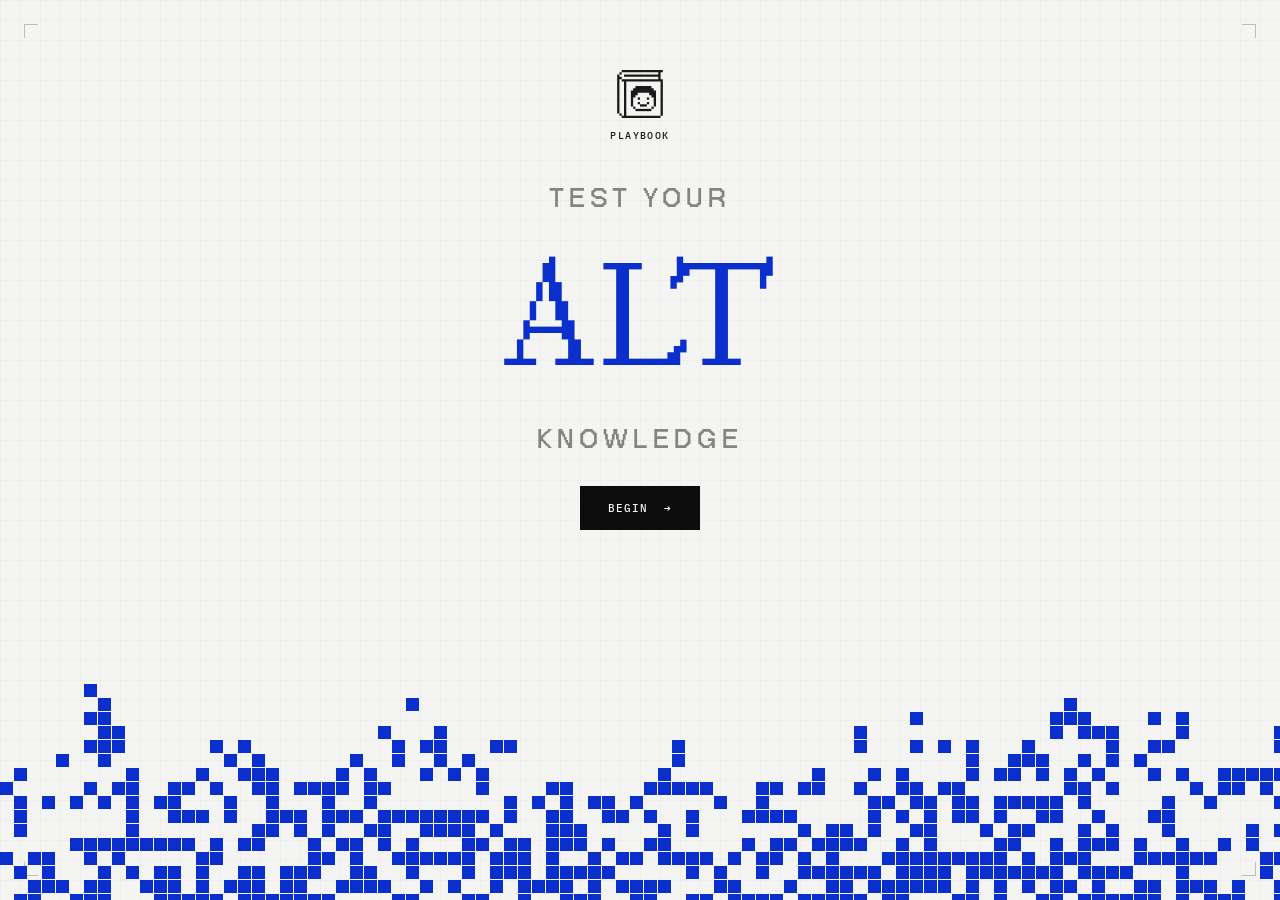
<file: index.html>
<!DOCTYPE html>
<html lang="en">
<head>
  <meta charset="UTF-8" />
  <meta name="viewport" content="width=device-width, initial-scale=1.0" />
  <title>ALT Playbook Quiz</title>
  <link href="https://fonts.googleapis.com/css2?family=Geist:wght@300;400;500;600;700&family=IBM+Plex+Mono:wght@400;500;600&display=swap" rel="stylesheet">
  <link rel="stylesheet" href="css/styles.css" />
</head>
<body>

  <!-- Corner bracket decorators -->
  <div class="corners" aria-hidden="true">
    <span class="corner tl"></span>
    <span class="corner tr"></span>
    <span class="corner bl"></span>
    <span class="corner br"></span>
  </div>

  <div class="landing">

    <!-- Top bar -->
    <div class="landing-topbar">
      <span class="tag">ALT Playbook</span>
    </div>

    <!-- Hero -->
    <div class="landing-hero">
      <div class="hero-content">
      <div class="hero-tag">
        <svg class="hero-tag-icon" width="48" height="48" viewBox="0 0 32 32" fill="none" xmlns="http://www.w3.org/2000/svg" aria-hidden="true">
          <g clip-path="url(#book-clip)">
            <path d="M3.81006 1.52H28.1901V3.05H5.34006V4.57H28.1901V6.1H3.81006V7.62H5.34006V30.48H3.81006V32H29.7201V30.48H6.86006V7.62H29.7201V30.48H31.2401V6.1H29.7201V1.52H31.2401V0H3.81006V1.52Z" fill="currentColor"/>
            <path d="M25.15 24.38H23.62V25.91H25.15V24.38Z" fill="currentColor"/>
            <path d="M25.15 12.19H23.62V10.67H12.96V12.19H11.43V13.72H9.91003V24.38H11.43V18.29H12.96V16.76H14.48V15.24H22.1V16.76H23.62V18.29H25.15V24.38H26.67V13.72H25.15V12.19Z" fill="currentColor"/>
            <path d="M23.62 25.91H12.96V27.43H23.62V25.91Z" fill="currentColor"/>
            <path d="M22.1001 21.33H20.5701V22.86H22.1001V21.33Z" fill="currentColor"/>
            <path d="M22.1001 18.29H20.5701V19.81H22.1001V18.29Z" fill="currentColor"/>
            <path d="M20.57 22.86H16V24.38H20.57V22.86Z" fill="currentColor"/>
            <path d="M16 21.33H14.48V22.86H16V21.33Z" fill="currentColor"/>
            <path d="M16 18.29H14.48V19.81H16V18.29Z" fill="currentColor"/>
            <path d="M12.9601 24.38H11.4301V25.91H12.9601V24.38Z" fill="currentColor"/>
            <path d="M3.81004 28.95H2.29004V30.48H3.81004V28.95Z" fill="currentColor"/>
            <path d="M3.81004 1.51999H2.29004V3.04999H3.81004V1.51999Z" fill="currentColor"/>
            <path d="M2.29001 6.09999H3.81001V4.56999H2.29001V3.04999H0.76001V28.95H2.29001V6.09999Z" fill="currentColor"/>
          </g>
          <defs>
            <clipPath id="book-clip"><rect width="32" height="32" fill="white"/></clipPath>
          </defs>
        </svg>
        <span>Playbook</span>
      </div>
      <p class="hero-eyebrow">Test Your</p>
      <h1 class="hero-title" id="alt-title">ALT</h1>
      <p class="hero-knowledge">Knowledge</p>
      <a href="quiz.html" class="btn-primary">Begin &nbsp;→</a>
      </div>
    </div>

    <!-- Footer -->
    <div class="landing-footer">
      <span class="footer-text">AI-First Lean Teams Playbook</span>
      <span class="footer-text">7 Sections &nbsp;·&nbsp; 27 Questions</span>
    </div>

    <!-- Pixel mosaic -->
    <div class="landing-mosaic">
      <canvas id="pixel-mosaic"></canvas>
    </div>

  </div>

  <script>
    const CHARS = 'ABCDEFGHIJKLMNOPQRSTUVWXYZ0123456789@#$%&*';
    const SHORT = 'ALT';
    const LONG = 'AI-LEAN TEAM';
    const titleEl = document.getElementById('alt-title');
    let isAnimating = false;
    let currentText = '';

    function scrambleTo(target, duration) {
      if (isAnimating) return;
      isAnimating = true;

      const fps = 30;
      const totalFrames = Math.floor(duration / (1000 / fps));
      let frame = 0;

      const timer = setInterval(() => {
        let result = '';
        const progress = frame / totalFrames;

        for (let i = 0; i < target.length; i++) {
          const charProgress = (progress - (i / target.length) * 0.6) / 0.4;
          if (charProgress >= 1) {
            result += target[i];
          } else if (charProgress <= 0 || target[i] === ' ' || target[i] === '-') {
            result += target[i] === ' ' ? ' ' : (target[i] === '-' ? '-' : CHARS[Math.floor(Math.random() * CHARS.length)]);
          } else {
            result += Math.random() > 0.4
              ? CHARS[Math.floor(Math.random() * CHARS.length)]
              : target[i];
          }
        }

        titleEl.textContent = result;
        frame++;

        if (frame >= totalFrames) {
          titleEl.textContent = target;
          currentText = target;
          clearInterval(timer);
          isAnimating = false;
        }
      }, 1000 / fps);
    }

    // Pixel mosaic
    function drawMosaic() {
      const canvas = document.getElementById('pixel-mosaic');
      if (!canvas) return;
      const ctx = canvas.getContext('2d');
      const SZ = 14;
      const BLUE = '#0B2FCC';

      canvas.width = canvas.parentElement.offsetWidth;
      canvas.height = canvas.parentElement.offsetHeight;

      const cols = Math.ceil(canvas.width / SZ);
      const rows = Math.ceil(canvas.height / SZ);

      // Generate random column heights
      const heights = Array.from({ length: cols }, () =>
        Math.floor(Math.random() * rows * 0.75) + Math.floor(rows * 0.15)
      );

      // Smooth passes for organic skyline feel
      for (let pass = 0; pass < 3; pass++) {
        for (let c = 1; c < cols - 1; c++) {
          heights[c] = Math.round((heights[c - 1] + heights[c] * 2 + heights[c + 1]) / 4);
        }
      }

      // Collect all pixels that should be drawn
      const pixels = [];
      for (let c = 0; c < cols; c++) {
        const startRow = rows - heights[c];
        for (let r = startRow; r < rows; r++) {
          const depth = (r - startRow) / heights[c];
          const prob = r >= rows - 1 ? 0.97 : depth > 0.6 ? 0.82 : 0.55;
          if (Math.random() < prob) pixels.push([c, r]);
        }
      }

      // Shuffle pixels for random reveal
      for (let i = pixels.length - 1; i > 0; i--) {
        const j = Math.floor(Math.random() * (i + 1));
        [pixels[i], pixels[j]] = [pixels[j], pixels[i]];
      }

      // Animate pixel-in over 1200ms with a 400ms delay
      const duration = 1200;
      let drawn = 0;
      let startTime = null;

      function animate(now) {
        if (!startTime) startTime = now;
        const progress = Math.min((now - startTime) / duration, 1);
        const target = Math.floor(progress * pixels.length);
        ctx.fillStyle = BLUE;
        for (; drawn < target; drawn++) {
          const [c, r] = pixels[drawn];
          ctx.fillRect(c * SZ, r * SZ, SZ - 1, SZ - 1);
        }
        if (progress < 1) requestAnimationFrame(animate);
      }

      setTimeout(() => requestAnimationFrame(animate), 400);
    }

    // Scramble in on load
    window.addEventListener('load', () => {
      scrambleTo(SHORT, 1400);
      drawMosaic();
    });

    // Hover: expand to full name
    titleEl.addEventListener('mouseenter', () => {
      if (currentText === SHORT) scrambleTo(LONG, 600);
    });

    // Mouse leave: collapse back
    titleEl.addEventListener('mouseleave', () => {
      if (currentText === LONG) scrambleTo(SHORT, 500);
    });
  </script>

</body>
</html>
</file>
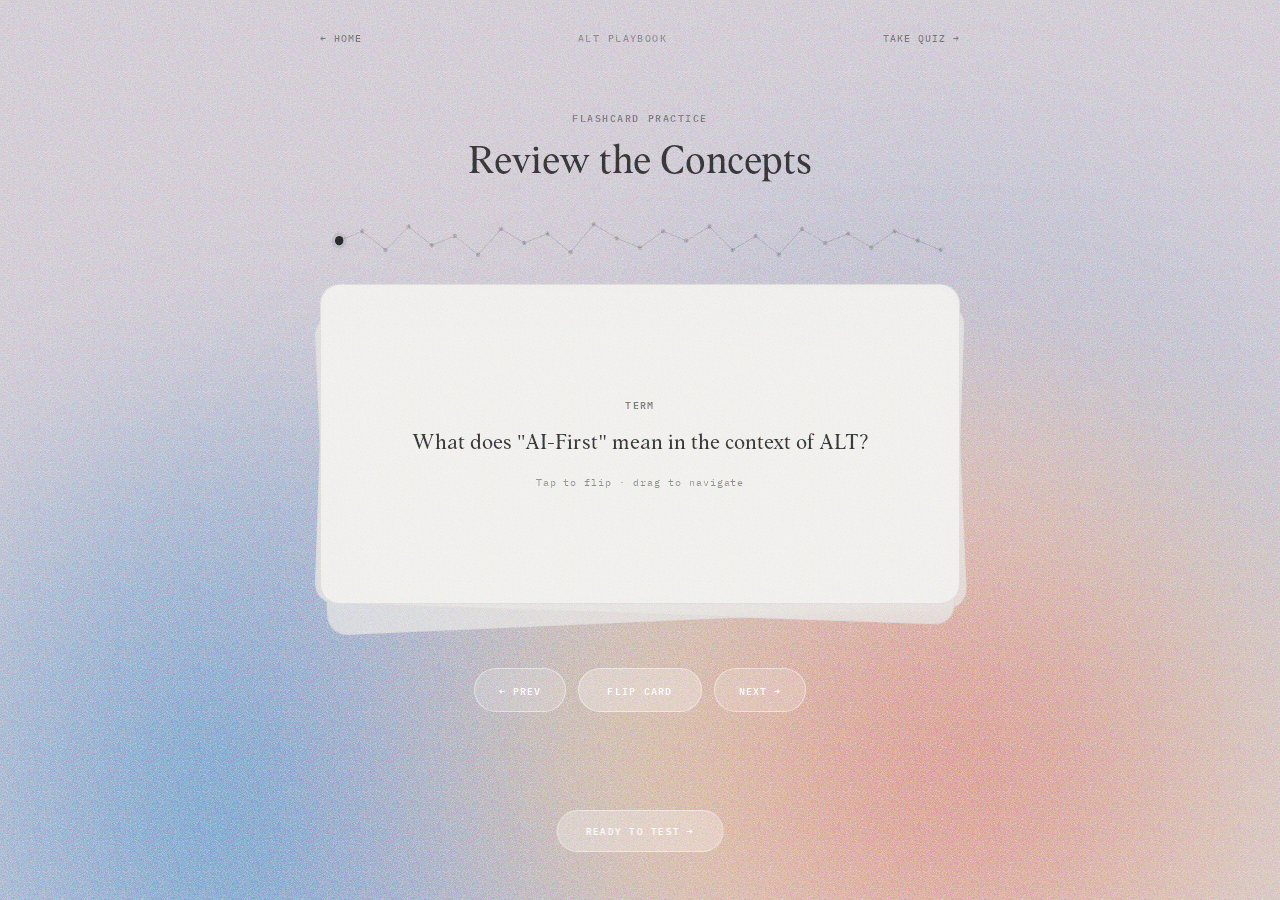
<file: flashcards.html>
<!DOCTYPE html>
<html lang="en" data-theme="dreamlight">
<head>
  <meta charset="UTF-8" />
  <meta name="viewport" content="width=device-width, initial-scale=1.0" />
  <title>ALT Playbook — Practice Flashcards</title>
  <link href="https://fonts.googleapis.com/css2?family=Geist:wght@300;400;500;600;700&family=IBM+Plex+Mono:wght@400;500;600&display=swap" rel="stylesheet">
  <link rel="stylesheet" href="css/quiz.css?v=4" />
  <script>(function(){var t=localStorage.getItem('alt-theme')||'dreamlight';document.documentElement.setAttribute('data-theme',t);})();</script>
</head>
<body class="quiz-body-page">

  <!-- Grain overlay -->
  <div class="grain" aria-hidden="true"></div>

  <!-- Gradient background -->
  <div class="orb-field quiz-orb-field" aria-hidden="true">
    <div class="orb-warm"></div>
    <div class="orb-mauve"></div>
  </div>

  <!-- Corner brackets (pixel) -->
  <div class="corners" aria-hidden="true">
    <span class="corner tl"></span>
    <span class="corner tr"></span>
    <span class="corner bl"></span>
    <span class="corner br"></span>
  </div>

  <div class="fc-page">

    <!-- Top bar -->
    <div class="results-topbar">
      <a href="index2.html" class="quiz-home" style="color:rgba(20,20,20,0.55)">← Home</a>
      <span class="tag" style="color:rgba(20,20,20,0.45)">ALT Playbook</span>
      <a href="quiz.html" class="quiz-home" style="color:rgba(20,20,20,0.55)">Take Quiz →</a>
    </div>

    <!-- Header -->
    <div class="fc-header">
      <p class="fc-eyebrow" style="color:rgba(20,20,20,0.5)">Flashcard Practice</p>
      <h1 class="fc-title" style="color:rgba(20,20,20,0.85)">Review the Concepts</h1>
    </div>

    <!-- Constellation progress (dreamlight) -->
    <div class="constellation-wrap" id="fc-constellation-wrap">
      <svg id="fc-constellation-svg" class="constellation-svg" width="100%" height="56" viewBox="0 0 600 48" preserveAspectRatio="none"></svg>
    </div>

    <!-- Retro progress bar (pixel) -->
    <div class="retro-progress-wrap" id="fc-retro-wrap">
      <div class="retro-progress-track">
        <div class="retro-progress-fill" id="fc-retro-fill"></div>
      </div>
      <span class="retro-progress-label" id="fc-count">01 / 27</span>
    </div>

    <!-- Stacked card scene -->
    <div class="fc-stack">
      <div class="fc-ghost fc-ghost-2" aria-hidden="true"></div>
      <div class="fc-ghost fc-ghost-1" aria-hidden="true"></div>

      <div class="fc-scene"
           id="fc-scene"
           tabindex="0"
           role="button"
           aria-pressed="false"
           aria-label="Flashcard: question shown. Press Space or Enter to flip.">
        <div class="fc-card" id="fc-card">

          <div class="fc-front" role="group" aria-label="Front of card">
            <p class="fc-label" aria-hidden="true">Term</p>
            <p class="fc-text" id="fc-front-text" aria-live="polite"></p>
            <p class="fc-hint" aria-hidden="true">Tap to flip · drag to navigate</p>
          </div>

          <div class="fc-back" role="group" aria-label="Back of card">
            <p class="fc-label" aria-hidden="true">From the Playbook</p>
            <p class="fc-text" id="fc-back-text" aria-live="polite"></p>
          </div>

        </div>
      </div>
    </div>

    <!-- Controls -->
    <div class="fc-controls" role="group" aria-label="Card navigation">
      <button class="fc-nav-btn" id="fc-prev" aria-label="Previous card">← Prev</button>
      <button class="fc-flip-btn" id="fc-flip" aria-pressed="false">Flip Card</button>
      <button class="fc-nav-btn" id="fc-next" aria-label="Next card">Next →</button>
    </div>

    <!-- CTA -->
    <div class="fc-bottom-row">
      <a href="quiz.html" class="fc-ready-cta">Ready to Test →</a>
    </div>

  </div>

  <script src="js/questions.js"></script>
  <script src="js/flashcards.js"></script>
  <script src="js/cursor.js"></script>

</body>
</html>
</file>
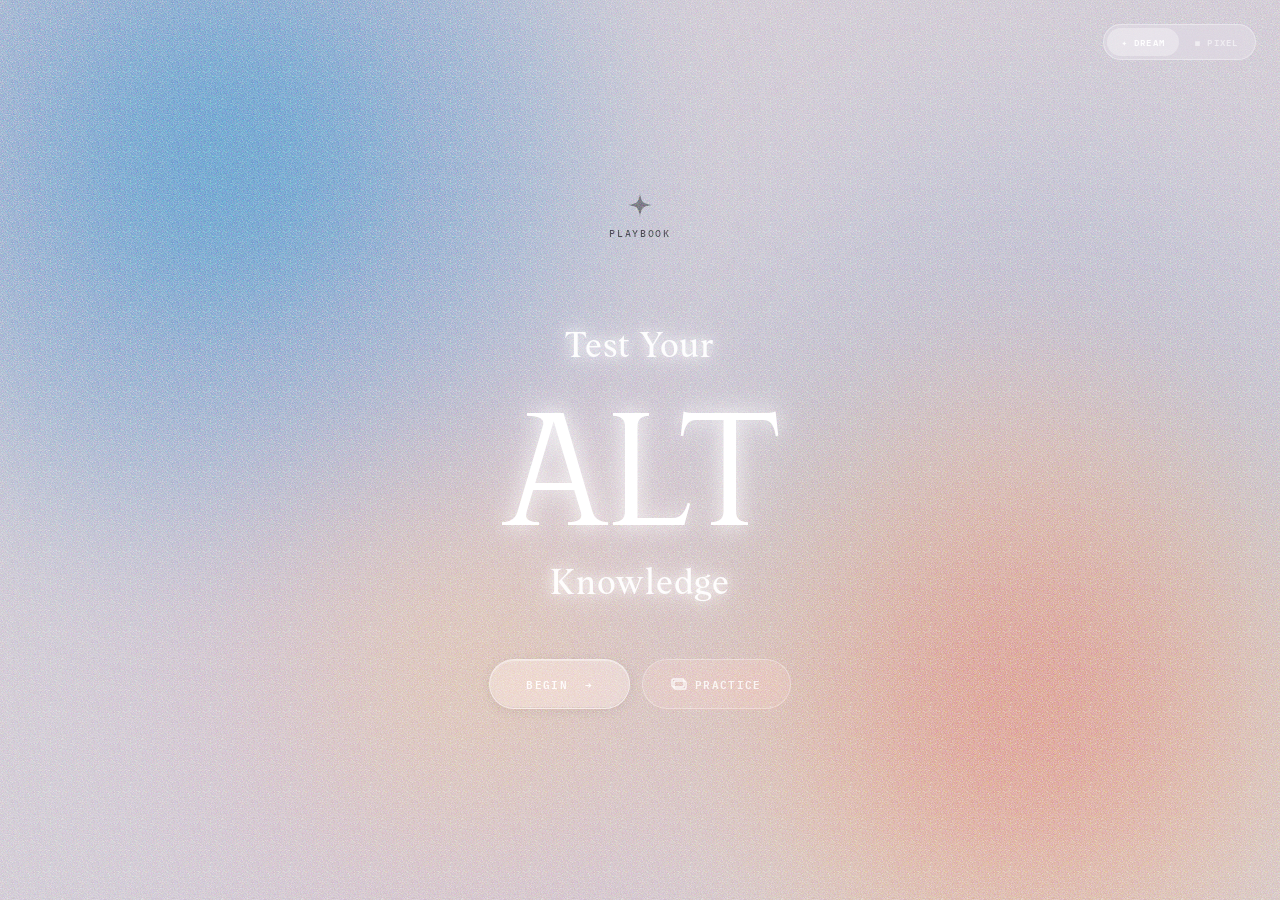
<file: index2.html>
<!DOCTYPE html>
<html lang="en" data-theme="dreamlight">
<head>
  <meta charset="UTF-8" />
  <meta name="viewport" content="width=device-width, initial-scale=1.0" />
  <title>ALT Playbook Quiz</title>
  <link href="https://fonts.googleapis.com/css2?family=Geist:wght@300;400;500;600;700&family=IBM+Plex+Mono:wght@400;500;600&display=swap" rel="stylesheet">
  <link rel="stylesheet" href="css/quiz.css" />
  <!-- Prevent theme flash -->
  <script>
    (function () {
      var t = localStorage.getItem('alt-theme') || 'dreamlight';
      document.documentElement.setAttribute('data-theme', t);
    })();
  </script>
</head>
<body>

  <!-- Grain overlay (dreamlight) -->
  <div class="grain" aria-hidden="true"></div>

  <!-- Gradient background (dreamlight) -->
  <div class="orb-field" aria-hidden="true">
    <div class="orb-warm"></div>
    <div class="orb-mauve"></div>
  </div>

  <!-- Corner brackets (pixel) -->
  <div class="corners" aria-hidden="true">
    <span class="corner tl"></span>
    <span class="corner tr"></span>
    <span class="corner bl"></span>
    <span class="corner br"></span>
  </div>

  <!-- Theme switcher -->
  <div class="theme-switcher" id="theme-switcher">
    <button class="theme-btn" data-theme-target="dreamlight">✦ Dream</button>
    <button class="theme-btn" data-theme-target="pixel">◼ Pixel</button>
  </div>

  <div class="landing">

    <!-- Hero -->
    <div class="landing-hero">
      <div class="hero-content">

        <div class="hero-tag">
          <!-- Star icon: dreamlight -->
          <svg class="hero-tag-icon hero-icon-dream" width="28" height="28" viewBox="0 0 24 24" fill="none" xmlns="http://www.w3.org/2000/svg" aria-hidden="true">
            <path d="M12 2 C12 2 12.8 7.5 14.5 9.5 C16.5 11.2 22 12 22 12 C22 12 16.5 12.8 14.5 14.5 C12.8 16.5 12 22 12 22 C12 22 11.2 16.5 9.5 14.5 C7.5 12.8 2 12 2 12 C2 12 7.5 11.2 9.5 9.5 C11.2 7.5 12 2 12 2Z" fill="currentColor"/>
          </svg>
          <!-- Book icon: pixel -->
          <svg class="hero-tag-icon hero-icon-pixel" width="48" height="48" viewBox="0 0 32 32" fill="none" xmlns="http://www.w3.org/2000/svg" aria-hidden="true">
            <g clip-path="url(#book-clip2)">
              <path d="M3.81006 1.52H28.1901V3.05H5.34006V4.57H28.1901V6.1H3.81006V7.62H5.34006V30.48H3.81006V32H29.7201V30.48H6.86006V7.62H29.7201V30.48H31.2401V6.1H29.7201V1.52H31.2401V0H3.81006V1.52Z" fill="currentColor"/>
              <path d="M25.15 24.38H23.62V25.91H25.15V24.38Z" fill="currentColor"/>
              <path d="M25.15 12.19H23.62V10.67H12.96V12.19H11.43V13.72H9.91003V24.38H11.43V18.29H12.96V16.76H14.48V15.24H22.1V16.76H23.62V18.29H25.15V24.38H26.67V13.72H25.15V12.19Z" fill="currentColor"/>
              <path d="M23.62 25.91H12.96V27.43H23.62V25.91Z" fill="currentColor"/>
              <path d="M22.1001 21.33H20.5701V22.86H22.1001V21.33Z" fill="currentColor"/>
              <path d="M22.1001 18.29H20.5701V19.81H22.1001V18.29Z" fill="currentColor"/>
              <path d="M20.57 22.86H16V24.38H20.57V22.86Z" fill="currentColor"/>
              <path d="M16 21.33H14.48V22.86H16V21.33Z" fill="currentColor"/>
              <path d="M16 18.29H14.48V19.81H16V18.29Z" fill="currentColor"/>
              <path d="M12.9601 24.38H11.4301V25.91H12.9601V24.38Z" fill="currentColor"/>
              <path d="M3.81004 28.95H2.29004V30.48H3.81004V28.95Z" fill="currentColor"/>
              <path d="M3.81004 1.51999H2.29004V3.04999H3.81004V1.51999Z" fill="currentColor"/>
              <path d="M2.29001 6.09999H3.81001V4.56999H2.29001V3.04999H0.76001V28.95H2.29001V6.09999Z" fill="currentColor"/>
            </g>
            <defs>
              <clipPath id="book-clip2"><rect width="32" height="32" fill="white"/></clipPath>
            </defs>
          </svg>
          <span>Playbook</span>
        </div>

        <p class="hero-eyebrow">Test Your</p>
        <h1 class="hero-title" id="alt-title">ALT</h1>
        <p class="hero-knowledge">Knowledge</p>
        <div class="cta-group">
          <a href="quiz.html" class="btn-primary">Begin &nbsp;→</a>
          <a href="flashcards.html" class="btn-secondary">
            <!-- Flashcard icon -->
            <svg width="16" height="16" viewBox="0 0 16 16" fill="none" xmlns="http://www.w3.org/2000/svg" aria-hidden="true">
              <rect x="1" y="3" width="12" height="8" rx="1.5" stroke="currentColor" stroke-width="1.4"/>
              <rect x="3" y="5" width="12" height="8" rx="1.5" stroke="currentColor" stroke-width="1.4"/>
            </svg>
            Practice
          </a>
        </div>

      </div>
    </div>

    <!-- Pixel mosaic (pixel theme only) -->
    <div class="landing-mosaic">
      <canvas id="pixel-mosaic"></canvas>
    </div>

  </div>

  <script>
    // ── Scramble animation ──
    const CHARS = 'ABCDEFGHIJKLMNOPQRSTUVWXYZ0123456789@#$%&*';
    const SHORT = 'ALT';
    const LONG = 'AI-LEAN TEAM';
    const titleEl = document.getElementById('alt-title');
    let isAnimating = false;
    let currentText = '';

    function scrambleTo(target, duration) {
      if (isAnimating) return;
      isAnimating = true;

      const fps = 30;
      const totalFrames = Math.floor(duration / (1000 / fps));
      let frame = 0;

      const timer = setInterval(() => {
        let result = '';
        const progress = frame / totalFrames;

        for (let i = 0; i < target.length; i++) {
          const charProgress = (progress - (i / target.length) * 0.6) / 0.4;
          if (charProgress >= 1) {
            result += target[i];
          } else if (charProgress <= 0 || target[i] === ' ' || target[i] === '-') {
            result += target[i] === ' ' ? ' ' : (target[i] === '-' ? '-' : CHARS[Math.floor(Math.random() * CHARS.length)]);
          } else {
            result += Math.random() > 0.4
              ? CHARS[Math.floor(Math.random() * CHARS.length)]
              : target[i];
          }
        }

        titleEl.textContent = result;
        frame++;

        if (frame >= totalFrames) {
          titleEl.textContent = target;
          currentText = target;
          clearInterval(timer);
          isAnimating = false;
        }
      }, 1000 / fps);
    }

    // ── Pixel mosaic ──
    function drawMosaic() {
      const canvas = document.getElementById('pixel-mosaic');
      if (!canvas) return;
      const ctx = canvas.getContext('2d');
      const SZ = 14;
      const BLUE = '#0B2FCC';

      canvas.width = canvas.parentElement.offsetWidth;
      canvas.height = canvas.parentElement.offsetHeight;

      const cols = Math.ceil(canvas.width / SZ);
      const rows = Math.ceil(canvas.height / SZ);

      const heights = Array.from({ length: cols }, () =>
        Math.floor(Math.random() * rows * 0.75) + Math.floor(rows * 0.15)
      );

      for (let pass = 0; pass < 3; pass++) {
        for (let c = 1; c < cols - 1; c++) {
          heights[c] = Math.round((heights[c - 1] + heights[c] * 2 + heights[c + 1]) / 4);
        }
      }

      const pixels = [];
      for (let c = 0; c < cols; c++) {
        const startRow = rows - heights[c];
        for (let r = startRow; r < rows; r++) {
          const depth = (r - startRow) / heights[c];
          const prob = r >= rows - 1 ? 0.97 : depth > 0.6 ? 0.82 : 0.55;
          if (Math.random() < prob) pixels.push([c, r]);
        }
      }

      for (let i = pixels.length - 1; i > 0; i--) {
        const j = Math.floor(Math.random() * (i + 1));
        [pixels[i], pixels[j]] = [pixels[j], pixels[i]];
      }

      ctx.clearRect(0, 0, canvas.width, canvas.height);
      const duration = 1200;
      let drawn = 0;
      let startTime = null;

      function animate(now) {
        if (!startTime) startTime = now;
        const progress = Math.min((now - startTime) / duration, 1);
        const target = Math.floor(progress * pixels.length);
        ctx.fillStyle = BLUE;
        for (; drawn < target; drawn++) {
          const [c, r] = pixels[drawn];
          ctx.fillRect(c * SZ, r * SZ, SZ - 1, SZ - 1);
        }
        if (progress < 1) requestAnimationFrame(animate);
      }

      setTimeout(() => requestAnimationFrame(animate), 400);
    }

    // ── Theme switcher ──
    function setTheme(theme) {
      document.documentElement.setAttribute('data-theme', theme);
      localStorage.setItem('alt-theme', theme);

      document.querySelectorAll('.theme-btn').forEach(btn => {
        btn.classList.toggle('active', btn.dataset.themeTarget === theme);
      });

      if (theme === 'pixel') {
        requestAnimationFrame(drawMosaic);
      }
    }

    // Init
    window.addEventListener('load', () => {
      const saved = localStorage.getItem('alt-theme') || 'dreamlight';
      setTheme(saved);
      scrambleTo(SHORT, 1400);
    });

    document.querySelectorAll('.theme-btn').forEach(btn => {
      btn.addEventListener('click', () => setTheme(btn.dataset.themeTarget));
    });

    titleEl.addEventListener('mouseenter', () => {
      if (currentText === SHORT) scrambleTo(LONG, 600);
    });

    titleEl.addEventListener('mouseleave', () => {
      if (currentText === LONG) scrambleTo(SHORT, 500);
    });
  </script>
  <script src="js/cursor.js"></script>

</body>
</html>
</file>
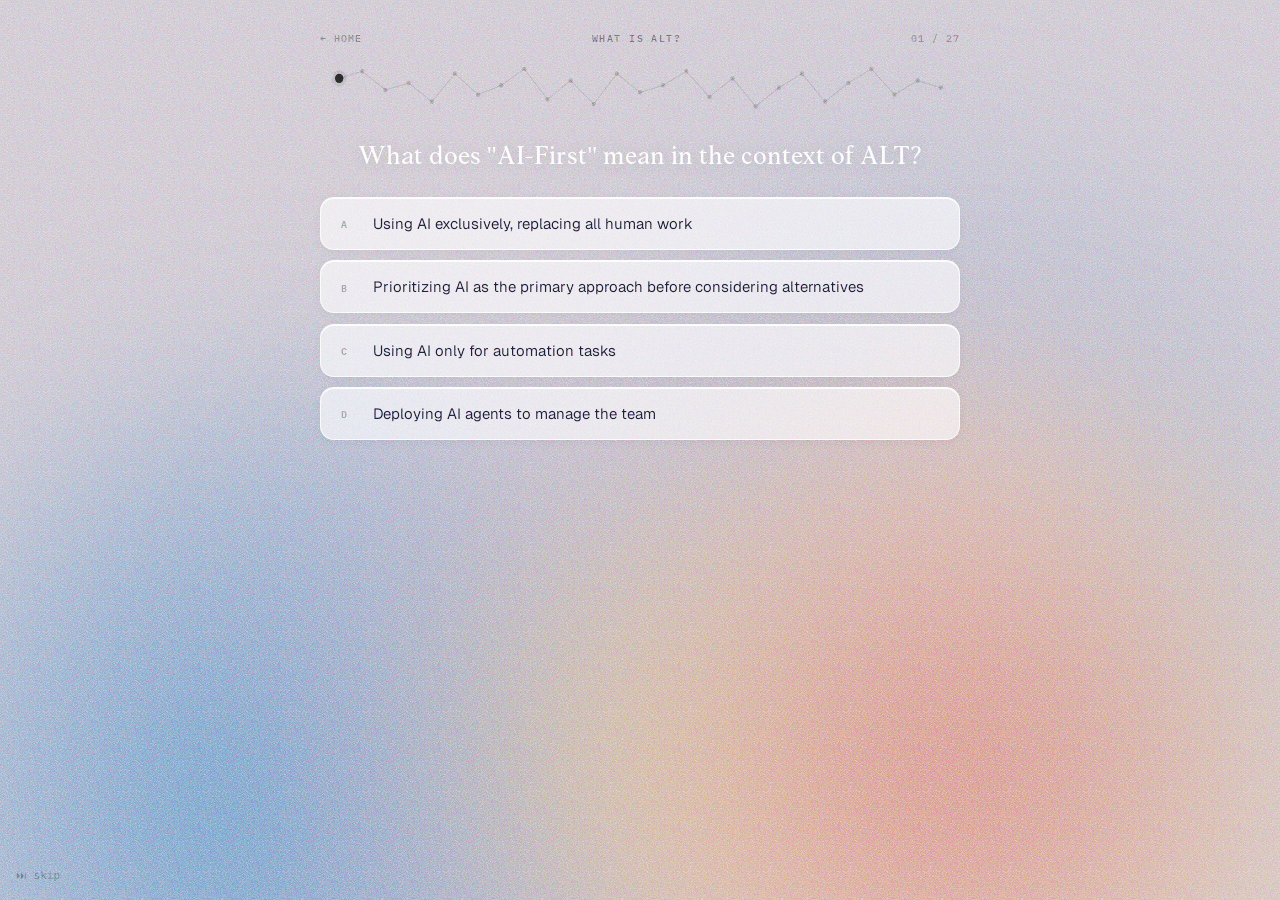
<file: quiz.html>
<!DOCTYPE html>
<html lang="en" data-theme="dreamlight">
<head>
  <meta charset="UTF-8" />
  <meta name="viewport" content="width=device-width, initial-scale=1.0" />
  <title>ALT Playbook Quiz</title>
  <link href="https://fonts.googleapis.com/css2?family=Geist:wght@300;400;500;600;700&family=IBM+Plex+Mono:wght@400;500;600&display=swap" rel="stylesheet">
  <link rel="stylesheet" href="css/quiz.css" />
  <script>(function(){var t=localStorage.getItem('alt-theme')||'dreamlight';document.documentElement.setAttribute('data-theme',t);})();</script>
</head>
<body class="quiz-body-page">

  <!-- Grain overlay -->
  <div class="grain" aria-hidden="true"></div>

  <!-- Gradient background -->
  <div class="orb-field quiz-orb-field" aria-hidden="true">
    <div class="orb-warm"></div>
    <div class="orb-mauve"></div>
  </div>

  <div class="quiz-page">

    <!-- Top bar: home + section tag + question counter -->
    <div class="quiz-topbar">
      <a href="index2.html" class="quiz-home">← Home</a>
      <span class="tag" id="section-label">Loading...</span>
      <span class="quiz-counter" id="question-counter">01 / 27</span>
    </div>

    <!-- DEV ONLY: skip to ALT Champion results -->
    <a href="#" onclick="(function(){const s={'What is ALT?':{correct:3,total:3},'Build to Think':{correct:4,total:4},'Daily Creation of Value':{correct:4,total:4},'Everyone Contributes':{correct:4,total:4},'Radical Collaboration':{correct:4,total:4},'Reflexive AI Usage':{correct:4,total:4},'Bring the Pain Forward':{correct:3,total:4}};localStorage.setItem('alt-scores',JSON.stringify(s));localStorage.setItem('alt-total','27');window.location='results.html';})()" style="position:fixed;bottom:16px;left:16px;font-family:monospace;font-size:11px;color:rgba(0,0,0,0.35);text-decoration:none;z-index:9999;" title="Dev shortcut">⏭ skip</a>

    <!-- Constellation progress (dreamlight) -->
    <div class="constellation-wrap">
      <svg id="constellation-svg" class="constellation-svg" width="100%" height="56" viewBox="0 0 600 48" preserveAspectRatio="none"></svg>
    </div>

    <!-- Retro progress bar (pixel theme) -->
    <div class="retro-progress-wrap">
      <div class="retro-progress-track">
        <div class="retro-progress-fill" id="retro-progress-fill"></div>
      </div>
      <span class="retro-progress-label" id="retro-progress-label">01 / 27</span>
    </div>

    <!-- Main content -->
    <div class="quiz-main">
      <p class="question-text" id="question-text"></p>
      <div class="options" id="options"></div>

      <!-- Explanation — shown after answering -->
      <div class="explanation" id="explanation">
        <div class="explanation-sparkles" aria-hidden="true">
          <span>✦</span>
          <span>✦</span>
          <span>✦</span>
        </div>
        <span class="explanation-label">From the Playbook</span>
        <p class="explanation-text" id="explanation-text"></p>
      </div>
    </div>

    <!-- Next button -->
    <div class="quiz-footer">
      <button class="btn-next" id="next-btn">Next &nbsp;→</button>
    </div>

  </div>

  <script src="js/questions.js"></script>
  <script src="js/quiz.js"></script>
  <script src="js/cursor.js"></script>
</body>
</html>
</file>
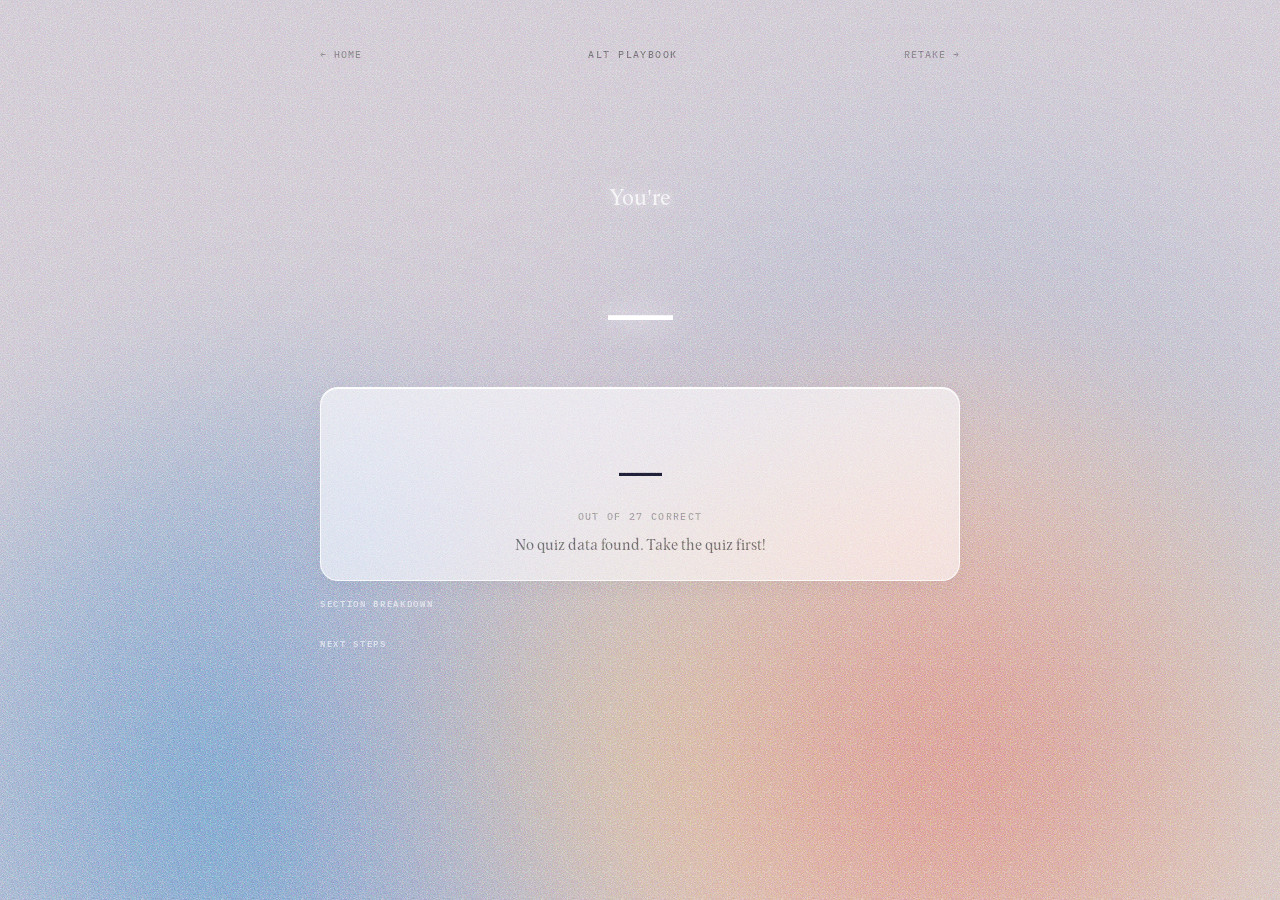
<file: results.html>
<!DOCTYPE html>
<html lang="en" data-theme="dreamlight">
<head>
  <meta charset="UTF-8" />
  <meta name="viewport" content="width=device-width, initial-scale=1.0" />
  <title>ALT Playbook Quiz — Results</title>
  <link href="https://fonts.googleapis.com/css2?family=Geist:wght@300;400;500;600;700&family=IBM+Plex+Mono:wght@400;500;600&display=swap" rel="stylesheet">
  <link rel="stylesheet" href="css/quiz.css" />
  <script>(function(){var t=localStorage.getItem('alt-theme')||'dreamlight';document.documentElement.setAttribute('data-theme',t);})();</script>
</head>
<body class="quiz-body-page">

  <!-- Grain overlay -->
  <div class="grain" aria-hidden="true"></div>

  <!-- Gradient background -->
  <div class="orb-field quiz-orb-field" aria-hidden="true">
    <div class="orb-warm"></div>
    <div class="orb-mauve"></div>
  </div>

  <div class="results-page">

    <!-- Top bar -->
    <div class="results-topbar">
      <a href="index2.html" class="quiz-home">← Home</a>
      <span class="tag">ALT Playbook</span>
      <a href="quiz.html" class="quiz-home">Retake →</a>
    </div>

    <!-- Constellation -->
    <div class="constellation-wrap results-constellation-wrap">
      <svg id="results-constellation-svg" class="constellation-svg" width="100%" height="56" viewBox="0 0 600 48" preserveAspectRatio="none"></svg>
    </div>

    <!-- Tier hero -->
    <div class="results-hero">
      <p class="results-eyebrow" id="results-eyebrow">You're</p>
      <h1 class="results-tier" id="results-tier">—</h1>
    </div>

    <!-- Score card -->
    <div class="results-score-card">
      <div class="score-number" id="score-number">—</div>
      <div class="score-fraction">out of 27 correct</div>
      <p class="score-message" id="score-message"></p>
    </div>

    <!-- Section breakdown -->
    <div class="results-section" id="breakdown-section">
      <p class="results-section-title">Section Breakdown</p>
      <div class="section-breakdown" id="section-breakdown"></div>
    </div>

    <!-- Next steps -->
    <div class="results-section" id="next-steps-section">
      <p class="results-section-title">Next Steps</p>
      <div class="next-steps" id="next-steps"></div>
    </div>

  </div>

  <script src="js/questions.js"></script>
  <script src="js/quiz.js"></script>
  <script src="js/cursor.js"></script>
</body>
</html>
</file>
<file: css/styles.css>
/* ================================
   Custom Fonts
   ================================ */
@font-face {
  font-family: 'Mondwest';
  src: url('../assets/ppmondwest-regular.otf') format('opentype');
  font-weight: 400;
  font-style: normal;
}

@font-face {
  font-family: 'NeueBit';
  src: url('../assets/ppneuebit-bold.otf') format('opentype');
  font-weight: 700;
  font-style: normal;
}

@font-face {
  font-family: 'TiemposFine';
  src: url('../assets/TestTiemposFine-Light-BF66457a5102792.otf') format('opentype');
  font-weight: 300;
  font-style: normal;
}


/* ================================
   CSS Custom Properties (Tokens)
   ================================ */
:root {
  /* Colors */
  --color-bg: #F4F4F2;
  --color-surface: rgba(20, 20, 20, 0.04);
  --color-surface-hover: rgba(20, 20, 20, 0.07);
  --color-border: rgba(20, 20, 20, 0.12);
  --color-border-strong: rgba(20, 20, 20, 0.25);
  --color-text-primary: #1A1A1A;
  --color-text-secondary: rgba(20, 20, 20, 0.5);
  --color-text-muted: rgba(20, 20, 20, 0.35);
  --color-accent: #0D3DFF;
  --color-correct: #1a9e5c;
  --color-correct-bg: rgba(26, 158, 92, 0.07);
  --color-incorrect: #d63f3f;
  --color-incorrect-bg: rgba(214, 63, 63, 0.07);

  /* Typography */
  --font-display: 'Mondwest', sans-serif;
  --font-sub: 'NeueBit', sans-serif;
  --font-body: 'Geist', sans-serif;
  --font: 'Geist', sans-serif;

  /* Spacing */
  --sp-2: 0.5rem;
  --sp-3: 0.75rem;
  --sp-4: 1rem;
  --sp-5: 1.25rem;
  --sp-6: 1.5rem;
  --sp-8: 2rem;
  --sp-10: 2.5rem;
  --sp-12: 3rem;
  --sp-16: 4rem;

  /* Radius */
  --radius-sm: 3px;
  --radius-md: 6px;
  --radius-pill: 100px;
}

/* ================================
   Reset
   ================================ */
*, *::before, *::after {
  box-sizing: border-box;
  margin: 0;
  padding: 0;
}

html, body {
  height: 100%;
}

body {
  font-family: var(--font);
  background-color: var(--color-bg);
  background-image:
    linear-gradient(rgba(20, 20, 20, 0.028) 1px, transparent 1px),
    linear-gradient(90deg, rgba(20, 20, 20, 0.028) 1px, transparent 1px);
  background-size: 20px 20px;
  color: var(--color-text-primary);
  line-height: 1.5;
  min-height: 100vh;
  -webkit-font-smoothing: antialiased;
}

/* ================================
   Shared Components
   ================================ */

/* Tag / Label */
.tag {
  display: inline-block;
  font-family: 'IBM Plex Mono', monospace;
  font-size: 0.625rem;
  font-weight: 500;
  letter-spacing: 0.1em;
  text-transform: uppercase;
  color: var(--color-text-muted);
  padding: 0;
}

/* Corner bracket decorators */
.corners {
  position: fixed;
  inset: 0;
  pointer-events: none;
  z-index: 0;
}

.corner {
  position: absolute;
  width: 14px;
  height: 14px;
}

.corner.tl { top: var(--sp-6); left: var(--sp-6); border-top: 1px solid var(--color-border-strong); border-left: 1px solid var(--color-border-strong); }
.corner.tr { top: var(--sp-6); right: var(--sp-6); border-top: 1px solid var(--color-border-strong); border-right: 1px solid var(--color-border-strong); }
.corner.bl { bottom: var(--sp-6); left: var(--sp-6); border-bottom: 1px solid var(--color-border-strong); border-left: 1px solid var(--color-border-strong); }
.corner.br { bottom: var(--sp-6); right: var(--sp-6); border-bottom: 1px solid var(--color-border-strong); border-right: 1px solid var(--color-border-strong); }

/* Primary button — pill */
.btn-primary {
  display: inline-flex;
  align-items: center;
  gap: var(--sp-3);
  font-family: 'IBM Plex Mono', monospace;
  font-size: 0.6875rem;
  font-weight: 500;
  letter-spacing: 0.1em;
  text-transform: uppercase;
  color: #F4F4F2;
  background: #0D0D0D;
  border: none;
  border-radius: 0;
  padding: 14px 28px;
  cursor: pointer;
  text-decoration: none;
  transition: opacity 0.2s;
}

.btn-primary:hover {
  opacity: 0.72;
}

/* Ghost button */
.btn-ghost {
  display: inline-flex;
  align-items: center;
  gap: var(--sp-3);
  font-family: 'IBM Plex Mono', monospace;
  font-size: 0.6875rem;
  font-weight: 500;
  letter-spacing: 0.1em;
  text-transform: uppercase;
  color: var(--color-text-secondary);
  background: transparent;
  border: 1px solid var(--color-border-strong);
  padding: 13px 24px;
  border-radius: 0;
  cursor: pointer;
  text-decoration: none;
  transition: color 0.2s, border-color 0.2s;
}

.btn-ghost:hover {
  color: var(--color-text-primary);
  border-color: var(--color-text-primary);
}

/* Footer label */
.footer-text {
  font-family: 'IBM Plex Mono', monospace;
  font-size: 0.625rem;
  font-weight: 500;
  letter-spacing: 0.1em;
  text-transform: uppercase;
  color: var(--color-text-muted);
}

/* ================================
   Landing Page
   ================================ */
.landing {
  position: relative;
  display: flex;
  flex-direction: column;
  height: 100vh;
  padding: 0;
  z-index: 1;
  overflow: hidden;
}

.landing-topbar {
  display: none;
}

.landing-hero {
  flex: 1;
  display: flex;
  flex-direction: column;
  align-items: center;
  justify-content: center;
}

.hero-content {
  display: flex;
  flex-direction: column;
  align-items: center;
  text-align: center;
  gap: var(--sp-4);
  padding: 0 var(--sp-6);
}

.hero-tag {
  display: inline-flex;
  flex-direction: column;
  align-items: center;
  gap: 10px;
  font-family: 'IBM Plex Mono', monospace;
  font-size: 0.625rem;
  font-weight: 500;
  letter-spacing: 0.14em;
  text-transform: uppercase;
  color: var(--color-text-primary);
  margin-bottom: var(--sp-3);
}

.hero-tag-icon {
  opacity: 1;
  flex-shrink: 0;
}

.hero-eyebrow {
  font-family: var(--font-sub);
  font-size: clamp(1.5rem, 3vw, 2.5rem);
  font-weight: 700;
  letter-spacing: 0.14em;
  text-transform: uppercase;
  color: var(--color-text-secondary);
}

.hero-title {
  font-family: var(--font-display);
  font-size: clamp(4rem, 16vw, 10rem);
  font-weight: 400;
  line-height: 0.95;
  text-transform: uppercase;
  color: #0B2FCC;
  cursor: pointer;
  white-space: nowrap;
}

.hero-knowledge {
  font-family: var(--font-sub);
  font-size: clamp(1.5rem, 3vw, 2.5rem);
  font-weight: 700;
  letter-spacing: 0.14em;
  color: var(--color-text-secondary);
  text-transform: uppercase;
}

.hero-sub {
  font-family: var(--font-body);
  font-size: 0.9375rem;
  color: var(--color-text-secondary);
  max-width: 480px;
  line-height: 1.7;
  margin-top: var(--sp-3);
}

.landing-footer {
  display: none;
}

.landing-mosaic {
  width: 100%;
  height: 300px;
  flex-shrink: 0;
  overflow: hidden;
  display: block;
}

.landing-mosaic canvas {
  display: block;
  width: 100%;
  height: 100%;
}

/* ================================
   Results Page
   ================================ */
.results {
  position: relative;
  display: flex;
  flex-direction: column;
  min-height: 100vh;
  padding: var(--sp-6);
  z-index: 1;
}

.results-topbar {
  display: flex;
  align-items: center;
  justify-content: space-between;
  margin-bottom: var(--sp-12);
}

.results-main {
  flex: 1;
  display: flex;
  flex-direction: column;
  align-items: center;
  justify-content: center;
  gap: var(--sp-12);
  max-width: 600px;
  margin: 0 auto;
  width: 100%;
}

.score-display {
  text-align: center;
}

.score-number {
  font-family: var(--font-display);
  font-size: clamp(5rem, 14vw, 9rem);
  font-weight: 400;
  line-height: 1;
  color: var(--color-text-primary);
}

.score-label {
  font-family: 'IBM Plex Mono', monospace;
  font-size: 0.625rem;
  font-weight: 500;
  letter-spacing: 0.14em;
  text-transform: uppercase;
  color: var(--color-text-muted);
  margin-top: var(--sp-3);
}

.score-message {
  font-size: 0.9375rem;
  color: var(--color-text-secondary);
  margin-top: var(--sp-4);
  line-height: 1.65;
}

.section-breakdown {
  width: 100%;
  display: flex;
  flex-direction: column;
  gap: 1px;
  border: 1px solid var(--color-border);
}

.section-row {
  display: flex;
  align-items: center;
  gap: var(--sp-4);
  padding: var(--sp-3) var(--sp-5);
  background: var(--color-bg);
  border-bottom: 1px solid var(--color-border);
}

.section-row:last-child {
  border-bottom: none;
}

.section-row-name {
  font-size: 0.8125rem;
  font-weight: 400;
  flex: 1;
  min-width: 0;
  color: var(--color-text-primary);
}

.section-row-bar {
  flex: 1;
  height: 1px;
  background: var(--color-border);
  overflow: hidden;
}

.section-row-fill {
  height: 100%;
  background: var(--color-text-primary);
  transition: width 0.8s cubic-bezier(0.16, 1, 0.3, 1);
}

.section-row-score {
  font-family: 'IBM Plex Mono', monospace;
  font-size: 0.625rem;
  font-weight: 500;
  letter-spacing: 0.06em;
  min-width: 36px;
  text-align: right;
  color: var(--color-text-muted);
}

.results-actions {
  display: flex;
  gap: var(--sp-3);
  flex-wrap: wrap;
  justify-content: center;
}

/* ================================
   Responsive
   ================================ */
/* Laptop viewport (≤ 860px tall) */
@media (max-height: 860px) {
  .landing-mosaic {
    height: 250px;
  }

  .landing-hero {
    justify-content: flex-end;
    padding-bottom: var(--sp-12);
  }

  .hero-content {
    gap: var(--sp-3);
  }

  .hero-title {
    font-size: clamp(3.5rem, min(13vw, 15vh), 9rem);
  }

  .hero-eyebrow,
  .hero-knowledge {
    font-size: clamp(1.25rem, 2.5vw, 2rem);
  }
}

/* Large monitor viewport (≥ 1100px tall) */
@media (min-height: 1100px) {
  .landing-mosaic {
    height: 360px;
  }

  .landing-hero {
    justify-content: flex-end;
    padding-bottom: var(--sp-16);
  }

  .hero-title {
    font-size: clamp(6rem, 18vw, 13rem);
  }

  .hero-eyebrow,
  .hero-knowledge {
    font-size: clamp(1.75rem, 3.5vw, 3rem);
  }
}

@media (max-width: 600px) {
  .landing-footer {
    flex-direction: column;
    gap: var(--sp-2);
    text-align: center;
  }

  .results-topbar {
    flex-direction: column;
    gap: var(--sp-3);
    align-items: flex-start;
  }
}
</file>
<file: css/quiz.css>
/* ================================
   Custom Fonts
   ================================ */
@font-face {
  font-family: 'Alisheia';
  src: url('../assets/Alisheia.otf') format('opentype');
  font-weight: 400;
  font-style: normal;
}

@font-face {
  font-family: 'Cirka';
  src: url('../assets/Cirka-Variable.ttf') format('truetype');
  font-weight: 100 900;
  font-style: normal;
}

@font-face {
  font-family: 'Mondwest';
  src: url('../assets/ppmondwest-regular.otf') format('opentype');
  font-weight: 400;
  font-style: normal;
}

@font-face {
  font-family: 'NeueBit';
  src: url('../assets/ppneuebit-bold.otf') format('opentype');
  font-weight: 700;
  font-style: normal;
}

@font-face {
  font-family: 'TiemposFine';
  src: url('../assets/TestTiemposFine-Light-BF66457a5102792.otf') format('opentype');
  font-weight: 300;
  font-style: normal;
}

@font-face {
  font-family: 'AlbraText';
  src: url('../assets/AlbraTextTRIAL-Regular.otf') format('opentype');
  font-weight: 400;
  font-style: normal;
}


/* ================================
   CSS Custom Properties
   ================================ */
:root {
  --font-display: 'Cirka', serif;
  --font-serif: 'AlbraText', serif;
  --font-body: 'Geist', sans-serif;
  --font: 'Geist', sans-serif;

  --sp-3: 0.75rem;
  --sp-4: 1rem;
  --sp-6: 1.5rem;
  --sp-8: 2rem;
  --sp-12: 3rem;
}

/* ================================
   Reset
   ================================ */
*, *::before, *::after {
  box-sizing: border-box;
  margin: 0;
  padding: 0;
}

html, body {
  height: 100%;
}

body {
  font-family: var(--font);
  background-color: #C8C0CC;
  color: #fff;
  line-height: 1.5;
  min-height: 100vh;
  -webkit-font-smoothing: antialiased;
  overflow: hidden;
  display: flex;
  flex-direction: column;
}

body.quiz-body-page {
  overflow-y: auto;
  height: auto;
  min-height: 100%;
}

/* ================================
   Animated gradient orbs
   ================================ */
@keyframes orb1 {
  0%   { transform: translate(0%, 0%) scale(1); }
  25%  { transform: translate(22%, -15%) scale(1.18); }
  55%  { transform: translate(-18%, 12%) scale(0.88); }
  80%  { transform: translate(10%, -8%) scale(1.12); }
  100% { transform: translate(0%, 0%) scale(1); }
}

@keyframes orb2 {
  0%   { transform: translate(0%, 0%) scale(1); }
  30%  { transform: translate(-22%, 18%) scale(1.15); }
  60%  { transform: translate(16%, -12%) scale(0.9); }
  85%  { transform: translate(-8%, 8%) scale(1.08); }
  100% { transform: translate(0%, 0%) scale(1); }
}

@keyframes orb3 {
  0%   { transform: translate(0%, 0%) scale(1); }
  35%  { transform: translate(18%, 20%) scale(0.85); }
  65%  { transform: translate(-16%, -10%) scale(1.2); }
  85%  { transform: translate(12%, 6%) scale(0.95); }
  100% { transform: translate(0%, 0%) scale(1); }
}

@keyframes orb4 {
  0%   { transform: translate(0%, 0%) scale(1); }
  40%  { transform: translate(-20%, -18%) scale(1.15); }
  70%  { transform: translate(14%, 10%) scale(0.88); }
  100% { transform: translate(0%, 0%) scale(1); }
}

.orb-field {
  position: fixed;
  inset: 0;
  z-index: 0;
  pointer-events: none;
  background-color: #C8C0CC;
}

.orb-field::before,
.orb-field::after {
  content: '';
  position: absolute;
  border-radius: 50%;
  filter: blur(80px);
}

/* Blue orb — top left drifting */
.orb-field::before {
  width: 65vw;
  height: 65vw;
  top: -20vw;
  left: -15vw;
  background: radial-gradient(circle, rgba(36, 118, 194, 0.75) 0%, rgba(36, 118, 194, 0.3) 55%, transparent 75%);
  animation: orb1 11s ease-in-out infinite;
}

/* Coral orb — bottom right */
.orb-field::after {
  width: 60vw;
  height: 60vw;
  bottom: -15vw;
  right: -10vw;
  background: radial-gradient(circle, rgba(225, 111, 90, 0.8) 0%, rgba(233, 185, 131, 0.45) 50%, transparent 72%);
  animation: orb2 9s ease-in-out infinite;
}

/* Extra orbs via JS-injected child divs, or we layer them with a wrapper */
.orb-warm {
  position: absolute;
  border-radius: 50%;
  filter: blur(90px);
  width: 55vw;
  height: 55vw;
  bottom: -10vw;
  left: 10vw;
  background: radial-gradient(circle, rgba(233, 185, 131, 0.7) 0%, rgba(203, 168, 191, 0.4) 50%, transparent 72%);
  animation: orb3 13s ease-in-out infinite;
}

.orb-mauve {
  position: absolute;
  border-radius: 50%;
  filter: blur(100px);
  width: 50vw;
  height: 50vw;
  top: 10vw;
  right: -5vw;
  background: radial-gradient(circle, rgba(203, 168, 191, 0.65) 0%, rgba(36, 118, 194, 0.2) 55%, transparent 72%);
  animation: orb4 15s ease-in-out infinite;
}

/* ================================
   Grain overlay
   ================================ */
.grain {
  position: fixed;
  inset: 0;
  z-index: 100;
  pointer-events: none;
  opacity: 1;
  background-image: url("data:image/svg+xml,%3Csvg viewBox='0 0 100 100' xmlns='http://www.w3.org/2000/svg'%3E%3Cfilter id='noise'%3E%3CfeTurbulence type='fractalNoise' baseFrequency='0.95' numOctaves='6' stitchTiles='stitch'/%3E%3C/filter%3E%3Crect width='100%25' height='100%25' filter='url(%23noise)'/%3E%3C/svg%3E");
  background-repeat: repeat;
  background-size: 80px 80px;
  mix-blend-mode: overlay;
}

/* Second grain layer for extra grit */
.grain::after {
  content: '';
  position: absolute;
  inset: 0;
  opacity: 0.5;
  background-image: url("data:image/svg+xml,%3Csvg viewBox='0 0 80 80' xmlns='http://www.w3.org/2000/svg'%3E%3Cfilter id='noise2'%3E%3CfeTurbulence type='turbulence' baseFrequency='0.75' numOctaves='4' stitchTiles='stitch'/%3E%3C/filter%3E%3Crect width='100%25' height='100%25' filter='url(%23noise2)'/%3E%3C/svg%3E");
  background-repeat: repeat;
  background-size: 60px 60px;
  mix-blend-mode: soft-light;
}

/* ================================
   Landing Page
   ================================ */
.landing {
  position: relative;
  display: flex;
  flex-direction: column;
  align-items: center;
  justify-content: center;
  height: 100vh;
  width: 100%;
  z-index: 1;
}

.landing-hero {
  flex: 1;
  display: flex;
  flex-direction: column;
  align-items: center;
  justify-content: center;
  width: 100%;
}

.hero-content {
  display: flex;
  flex-direction: column;
  align-items: center;
  justify-content: center;
  text-align: center;
  gap: 0;
  width: 100%;
}

/* Section 1: icon + playbook label */
.hero-tag {
  display: inline-flex;
  flex-direction: column;
  align-items: center;
  gap: 8px;
  font-family: 'IBM Plex Mono', monospace;
  font-size: 0.6rem;
  font-weight: 500;
  letter-spacing: 0.18em;
  text-transform: uppercase;
  color: rgba(0, 0, 0, 0.65);
  margin-bottom: var(--sp-12);
}

.hero-tag-icon {
  opacity: 0.7;
  flex-shrink: 0;
  color: rgba(0, 0, 0, 0.65);
}

/* Section 2: Test Your + ALT + Knowledge */
.hero-eyebrow {
  font-family: var(--font-serif);
  font-size: clamp(1.4rem, 2.8vw, 2.2rem);
  font-weight: 400;
  letter-spacing: 0.02em;
  color: rgba(255, 255, 255, 0.95);
  text-transform: none;
  margin-top: 32px;
  text-shadow:
    0 0 12px rgba(255, 255, 255, 1),
    0 0 30px rgba(255, 255, 255, 0.85),
    0 0 60px rgba(255, 255, 255, 0.5),
    0 0 100px rgba(255, 255, 255, 0.25);
}

.hero-title {
  font-family: var(--font-display);
  font-size: clamp(5rem, 17vw, 11rem);
  font-weight: 400;
  font-variation-settings: 'wght' 400;
  line-height: 0.82;
  color: #fff;
  cursor: none;
  white-space: nowrap;
  text-shadow:
    0 0 20px rgba(255, 255, 255, 0.9),
    0 0 50px rgba(255, 255, 255, 0.5),
    0 0 90px rgba(255, 255, 255, 0.2);
  padding: 8px 0 32px;
  margin: 0;
}

.hero-knowledge {
  font-family: var(--font-serif);
  font-size: clamp(1.4rem, 2.8vw, 2.2rem);
  font-weight: 400;
  letter-spacing: 0.02em;
  color: rgba(255, 255, 255, 0.95);
  text-transform: none;
  text-shadow:
    0 0 12px rgba(255, 255, 255, 1),
    0 0 30px rgba(255, 255, 255, 0.85),
    0 0 60px rgba(255, 255, 255, 0.5),
    0 0 100px rgba(255, 255, 255, 0.25);
}

/* Section 3: buttons */
.cta-group {
  display: flex;
  align-items: center;
  gap: 12px;
  flex-wrap: wrap;
  margin-top: var(--sp-12);
}

.btn-secondary {
  display: inline-flex;
  align-items: center;
  gap: 8px;
  font-family: 'IBM Plex Mono', monospace;
  font-size: 0.6875rem;
  font-weight: 600;
  letter-spacing: 0.12em;
  text-transform: uppercase;
  color: rgba(255, 255, 255, 0.82);
  background: rgba(255, 255, 255, 0.12);
  border: 1px solid rgba(255, 255, 255, 0.35);
  border-radius: 100px;
  padding: 16px 28px;
  cursor: none;
  text-decoration: none;
  backdrop-filter: blur(20px) saturate(160%);
  -webkit-backdrop-filter: blur(20px) saturate(160%);
  transition: background 0.2s, border-color 0.2s, transform 0.15s;
}

.btn-secondary:hover {
  background: rgba(255, 255, 255, 0.22);
  border-color: rgba(255, 255, 255, 0.55);
  transform: translateY(-1px);
}

.btn-secondary:active {
  transform: translateY(0);
}

.btn-primary {
  display: inline-flex;
  align-items: center;
  gap: var(--sp-3);
  font-family: 'IBM Plex Mono', monospace;
  font-size: 0.6875rem;
  font-weight: 600;
  letter-spacing: 0.12em;
  text-transform: uppercase;
  color: rgba(255, 255, 255, 0.92);
  background: rgba(255, 255, 255, 0.32);
  border: 1px solid rgba(255, 255, 255, 0.5);
  border-radius: 100px;
  padding: 16px 36px;
  cursor: none;
  text-decoration: none;
  backdrop-filter: blur(20px) saturate(160%);
  -webkit-backdrop-filter: blur(20px) saturate(160%);
  box-shadow:
    inset 0 1px 0 rgba(255, 255, 255, 0.4),
    inset 0 -1px 0 rgba(0, 0, 0, 0.06),
    0 2px 12px rgba(0, 0, 0, 0.1);
  transition: box-shadow 0.2s, background 0.2s, border-color 0.2s, transform 0.15s;
}

.btn-primary:hover {
  background: rgba(255, 255, 255, 0.42);
  border-color: rgba(255, 255, 255, 0.65);
  box-shadow:
    inset 0 1px 0 rgba(255, 255, 255, 0.55),
    inset 0 -1px 0 rgba(0, 0, 0, 0.08),
    0 4px 20px rgba(0, 0, 0, 0.12);
  transform: translateY(-1px);
}

.btn-primary:active {
  transform: translateY(0px);
  box-shadow:
    inset 0 1px 0 rgba(255, 255, 255, 0.8),
    inset 0 2px 6px rgba(0, 0, 0, 0.1),
    0 2px 12px rgba(255, 255, 255, 0.3),
    0 1px 3px rgba(0, 0, 0, 0.15);
}

/* ================================
   Shooting star cursor
   ================================ */
* { cursor: none; }

.star-particle {
  position: fixed;
  pointer-events: none;
  z-index: 9999;
  border-radius: 50%;
  transform: translate(-50%, -50%);
  animation: starFade 0.7s ease-out forwards;
}

@keyframes starFade {
  0%   { opacity: 1; transform: translate(-50%, -50%) scale(1); }
  100% { opacity: 0; transform: translate(-50%, -50%) scale(0); }
}

/* ================================
   Responsive
   ================================ */
@media (max-height: 860px) {
  .hero-content {
    gap: var(--sp-3);
  }

  .hero-title {
    font-size: clamp(3.5rem, min(13vw, 14vh), 9rem);
  }

  .hero-eyebrow,
  .hero-knowledge {
    font-size: clamp(1.1rem, 2.2vw, 1.8rem);
  }
}

@media (min-height: 1100px) {
  .hero-title {
    font-size: clamp(7rem, 18vw, 14rem);
  }

  .hero-eyebrow,
  .hero-knowledge {
    font-size: clamp(1.75rem, 3.2vw, 2.8rem);
  }
}

/* ================================
   Quiz Page — Orb background
   (bottom-anchored, slow flowing)
   ================================ */
@keyframes quizOrbA {
  0%   { transform: translate(0%, 0%) scale(1); }
  30%  { transform: translate(7%, -5%) scale(1.06); }
  60%  { transform: translate(-5%, 4%) scale(0.96); }
  100% { transform: translate(0%, 0%) scale(1); }
}

@keyframes quizOrbB {
  0%   { transform: translate(0%, 0%) scale(1); }
  35%  { transform: translate(-8%, -4%) scale(1.04); }
  65%  { transform: translate(5%, 5%) scale(0.97); }
  100% { transform: translate(0%, 0%) scale(1); }
}

@keyframes quizOrbC {
  0%   { transform: translate(0%, 0%) scale(1); }
  40%  { transform: translate(6%, 4%) scale(0.94); }
  70%  { transform: translate(-6%, -3%) scale(1.07); }
  100% { transform: translate(0%, 0%) scale(1); }
}

@keyframes quizOrbD {
  0%   { transform: translate(0%, 0%) scale(1); }
  45%  { transform: translate(-5%, -6%) scale(1.05); }
  75%  { transform: translate(6%, 3%) scale(0.95); }
  100% { transform: translate(0%, 0%) scale(1); }
}

/* Blue orb — bottom left */
.quiz-orb-field::before {
  width: 75vw;
  height: 75vw;
  bottom: -30vw;
  left: -15vw;
  top: auto;
  right: auto;
  background: radial-gradient(circle, rgba(36, 118, 194, 0.7) 0%, rgba(36, 118, 194, 0.28) 50%, transparent 72%);
  animation: quizOrbA 20s ease-in-out infinite;
}

/* Coral orb — bottom right */
.quiz-orb-field::after {
  width: 70vw;
  height: 70vw;
  bottom: -25vw;
  right: -10vw;
  top: auto;
  left: auto;
  background: radial-gradient(circle, rgba(225, 111, 90, 0.75) 0%, rgba(233, 185, 131, 0.4) 50%, transparent 72%);
  animation: quizOrbB 24s ease-in-out infinite;
}

/* Warm amber orb — bottom center */
.quiz-orb-field .orb-warm {
  width: 65vw;
  height: 65vw;
  bottom: -20vw;
  left: 18vw;
  top: auto;
  right: auto;
  background: radial-gradient(circle, rgba(233, 185, 131, 0.65) 0%, rgba(203, 168, 191, 0.35) 50%, transparent 72%);
  animation: quizOrbC 28s ease-in-out infinite;
}

/* Mauve orb — bottom right mid */
.quiz-orb-field .orb-mauve {
  width: 60vw;
  height: 60vw;
  bottom: 0vw;
  right: -5vw;
  top: auto;
  left: auto;
  background: radial-gradient(circle, rgba(203, 168, 191, 0.6) 0%, rgba(36, 118, 194, 0.18) 55%, transparent 72%);
  animation: quizOrbD 32s ease-in-out infinite;
}

/* ================================
   Quiz Page — Layout
   ================================ */
.quiz-page {
  position: relative;
  z-index: 1;
  display: flex;
  flex-direction: column;
  align-items: center;
  min-height: 100vh;
  padding: 2rem 2.5rem 2rem;
  width: 100%;
}

.quiz-topbar {
  display: flex;
  align-items: center;
  justify-content: space-between;
  width: 100%;
  max-width: 640px;
  margin-bottom: 1rem;
}

.quiz-home {
  font-family: 'IBM Plex Mono', monospace;
  font-size: 0.6rem;
  font-weight: 500;
  letter-spacing: 0.1em;
  text-transform: uppercase;
  text-decoration: none;
  color: rgba(20, 20, 20, 0.45);
  transition: color 0.2s;
}

.quiz-home:hover {
  color: rgba(20, 20, 20, 0.8);
}

.tag {
  font-family: 'IBM Plex Mono', monospace;
  font-size: 0.6rem;
  font-weight: 500;
  letter-spacing: 0.15em;
  text-transform: uppercase;
  color: rgba(20, 20, 20, 0.55);
}

.quiz-counter {
  font-family: 'IBM Plex Mono', monospace;
  font-size: 0.6rem;
  font-weight: 500;
  letter-spacing: 0.1em;
  color: rgba(20, 20, 20, 0.4);
}

/* ================================
   Constellation progress
   ================================ */
.constellation-wrap {
  width: 100%;
  max-width: 640px;
  margin-bottom: 1.25rem;
}

.constellation-svg {
  display: block;
  overflow: visible;
}

/* ================================
   Question + Options
   ================================ */
.quiz-main {
  width: 100%;
  max-width: 640px;
  display: flex;
  flex-direction: column;
  align-items: center;
  gap: 0.75rem;
}

.question-text {
  font-family: var(--font-serif);
  font-size: clamp(1.2rem, 2.4vw, 1.6rem);
  font-weight: 400;
  color: rgba(255, 255, 255, 0.96);
  line-height: 1.5;
  text-align: center;
  text-shadow: 0 1px 16px rgba(0, 0, 0, 0.18);
  margin-bottom: 0.5rem;
  width: 100%;
}

.options {
  display: flex;
  flex-direction: column;
  gap: 0.65rem;
  width: 100%;
}

.option-btn {
  width: 100%;
  display: flex;
  align-items: center;
  gap: 14px;
  padding: 15px 20px;
  background: rgba(255, 255, 255, 0.62);
  border: 1px solid rgba(255, 255, 255, 0.78);
  border-radius: 14px;
  backdrop-filter: blur(18px) saturate(140%);
  -webkit-backdrop-filter: blur(18px) saturate(140%);
  box-shadow:
    inset 0 1px 0 rgba(255, 255, 255, 0.92),
    0 2px 10px rgba(0, 0, 0, 0.07);
  cursor: pointer;
  text-align: left;
  transition: background 0.15s, transform 0.12s, box-shadow 0.15s;
}

.option-btn:hover:not(:disabled) {
  background: rgba(255, 255, 255, 0.78);
  transform: translateY(-1px);
  box-shadow:
    inset 0 1px 0 rgba(255, 255, 255, 1),
    0 4px 18px rgba(0, 0, 0, 0.1);
}

.option-btn:disabled {
  cursor: default;
}

.option-letter {
  font-family: 'IBM Plex Mono', monospace;
  font-size: 0.6rem;
  font-weight: 600;
  letter-spacing: 0.1em;
  color: rgba(0, 0, 0, 0.38);
  width: 18px;
  flex-shrink: 0;
}

.option-text {
  font-family: var(--font);
  font-size: 0.9375rem;
  color: #1a1a2e;
  font-weight: 400;
  line-height: 1.4;
}

.option-btn.correct {
  background: rgba(210, 245, 228, 0.82);
  border: 1.5px solid rgba(26, 158, 92, 0.75);
  box-shadow:
    0 0 0 3px rgba(26, 158, 92, 0.14),
    0 0 18px rgba(26, 158, 92, 0.2),
    inset 0 1px 0 rgba(255, 255, 255, 0.9);
}

.option-btn.incorrect {
  background: rgba(250, 218, 218, 0.82);
  border: 1.5px solid rgba(214, 63, 63, 0.7);
  box-shadow:
    0 0 0 3px rgba(214, 63, 63, 0.11),
    0 0 18px rgba(214, 63, 63, 0.16),
    inset 0 1px 0 rgba(255, 255, 255, 0.9);
}

/* ================================
   Explanation box — sparkle + glow
   ================================ */
@keyframes sparkleAnim {
  0%, 100% {
    transform: translateY(0) scale(1) rotate(0deg);
    text-shadow:
      0 0 6px rgba(255, 255, 255, 1),
      0 0 16px rgba(255, 255, 255, 0.8),
      0 0 32px rgba(203, 168, 191, 0.6);
  }
  25% {
    transform: translateY(-4px) scale(1.2) rotate(18deg);
    text-shadow:
      0 0 12px rgba(255, 255, 255, 1),
      0 0 30px rgba(255, 255, 255, 0.95),
      0 0 55px rgba(203, 168, 191, 0.85);
  }
  50% {
    transform: translateY(-7px) scale(1.38) rotate(0deg);
    text-shadow:
      0 0 18px rgba(255, 255, 255, 1),
      0 0 45px rgba(255, 255, 255, 1),
      0 0 80px rgba(203, 168, 191, 1),
      0 0 110px rgba(36, 118, 194, 0.4);
  }
  75% {
    transform: translateY(-4px) scale(1.2) rotate(-18deg);
    text-shadow:
      0 0 12px rgba(255, 255, 255, 1),
      0 0 30px rgba(255, 255, 255, 0.95),
      0 0 55px rgba(203, 168, 191, 0.85);
  }
}

@keyframes explanationGlow {
  0%, 100% {
    box-shadow:
      0 0 0 1px rgba(255, 255, 255, 0.55),
      0 0 20px rgba(255, 255, 255, 0.35),
      0 0 44px rgba(203, 168, 191, 0.22),
      inset 0 1px 0 rgba(255, 255, 255, 0.95);
  }
  50% {
    box-shadow:
      0 0 0 1px rgba(255, 255, 255, 0.75),
      0 0 32px rgba(255, 255, 255, 0.55),
      0 0 70px rgba(203, 168, 191, 0.42),
      0 0 100px rgba(36, 118, 194, 0.18),
      inset 0 1px 0 rgba(255, 255, 255, 1);
  }
}

.explanation {
  display: none;
  position: relative;
  width: 100%;
  margin-top: 4.5rem;
  padding: 36px 20px 18px;
  background: rgba(255, 255, 255, 0.62);
  border: 1px solid rgba(255, 255, 255, 0.82);
  border-radius: 18px;
  backdrop-filter: blur(22px) saturate(150%);
  -webkit-backdrop-filter: blur(22px) saturate(150%);
  animation: explanationGlow 3.2s ease-in-out infinite;
}

.explanation.visible {
  display: block;
}

.explanation-sparkles {
  position: absolute;
  top: -52px;
  left: 50%;
  transform: translateX(-50%);
  display: flex;
  align-items: center;
  gap: 10px;
  line-height: 1;
}

.explanation-sparkles span {
  color: #fff;
  animation: sparkleAnim 2.6s ease-in-out infinite;
}

.explanation-sparkles span:nth-child(1) {
  font-size: 0.85rem;
  animation-delay: 0s;
}

.explanation-sparkles span:nth-child(2) {
  font-size: 1.15rem;
  animation-delay: 0.35s;
}

.explanation-sparkles span:nth-child(3) {
  font-size: 0.85rem;
  animation-delay: 0.7s;
}

.explanation-label {
  display: block;
  font-family: 'IBM Plex Mono', monospace;
  font-size: 0.58rem;
  font-weight: 600;
  letter-spacing: 0.18em;
  text-transform: uppercase;
  color: rgba(0, 0, 0, 0.42);
  margin-bottom: 10px;
  text-align: center;
}

.explanation-text {
  font-family: var(--font-serif);
  font-size: 0.9375rem;
  color: rgba(0, 0, 0, 0.72);
  line-height: 1.68;
  text-align: center;
}

/* ================================
   Next button
   ================================ */
.quiz-footer {
  margin-top: 1rem;
  display: flex;
  justify-content: center;
}

.btn-next {
  display: none;
  align-items: center;
  gap: 8px;
  font-family: 'IBM Plex Mono', monospace;
  font-size: 0.6875rem;
  font-weight: 600;
  letter-spacing: 0.12em;
  text-transform: uppercase;
  color: rgba(255, 255, 255, 0.92);
  background: rgba(255, 255, 255, 0.32);
  border: 1px solid rgba(255, 255, 255, 0.5);
  border-radius: 100px;
  padding: 15px 36px;
  cursor: pointer;
  backdrop-filter: blur(20px) saturate(160%);
  -webkit-backdrop-filter: blur(20px) saturate(160%);
  box-shadow:
    inset 0 1px 0 rgba(255, 255, 255, 0.45),
    0 2px 12px rgba(0, 0, 0, 0.1);
  transition: background 0.2s, border-color 0.2s, transform 0.15s;
}

.btn-next.visible {
  display: inline-flex;
}

.btn-next:hover {
  background: rgba(255, 255, 255, 0.44);
  border-color: rgba(255, 255, 255, 0.68);
  transform: translateY(-1px);
}

/* ================================
   Results Page
   ================================ */
@keyframes constReveal {
  from { opacity: 0; }
  to   { opacity: 1; }
}

.results-constellation-wrap {
  margin-bottom: 1.5rem;
}

@keyframes tierPop {
  0%   { transform: scale(0.55) translateY(12px); opacity: 0; }
  55%  { transform: scale(1.07) translateY(-3px); opacity: 1; }
  75%  { transform: scale(0.97) translateY(1px); }
  100% { transform: scale(1) translateY(0); }
}

@keyframes fadeSlideUp {
  from { opacity: 0; transform: translateY(14px); }
  to   { opacity: 1; transform: translateY(0); }
}

.results-page {
  position: relative;
  z-index: 1;
  display: flex;
  flex-direction: column;
  align-items: center;
  min-height: 100vh;
  padding: 3rem 2.5rem calc(6rem + 120px);
  width: 100%;
}

.results-topbar {
  display: flex;
  align-items: center;
  justify-content: space-between;
  width: 100%;
  max-width: 640px;
  margin-bottom: 2.5rem;
}

.results-hero {
  text-align: center;
  margin-bottom: 1.75rem;
  animation: fadeSlideUp 0.5s ease-out both;
}

.results-eyebrow {
  font-family: var(--font-serif);
  font-size: clamp(1rem, 2vw, 1.4rem);
  color: rgba(255, 255, 255, 0.75);
  margin-bottom: 1rem;
  text-shadow:
    0 0 10px rgba(255, 255, 255, 0.6),
    0 0 28px rgba(255, 255, 255, 0.3);
}

.results-tier {
  font-family: var(--font-display);
  font-size: clamp(4.5rem, 16vw, 9rem);
  font-weight: 400;
  font-variation-settings: 'wght' 400;
  line-height: 0.88;
  color: #fff;
  text-shadow:
    0 0 24px rgba(255, 255, 255, 0.85),
    0 0 60px rgba(255, 255, 255, 0.4),
    0 0 100px rgba(255, 255, 255, 0.15);
  animation: tierPop 0.75s cubic-bezier(0.34, 1.56, 0.64, 1) 0.25s both;
  margin: 0;
}

.results-score-card {
  width: 100%;
  max-width: 640px;
  background: rgba(255, 255, 255, 0.6);
  border: 1px solid rgba(255, 255, 255, 0.8);
  border-radius: 18px;
  padding: 22px 24px;
  backdrop-filter: blur(20px) saturate(140%);
  -webkit-backdrop-filter: blur(20px) saturate(140%);
  text-align: center;
  margin-bottom: 1rem;
  animation: fadeSlideUp 0.5s ease-out 0.45s both;
  box-shadow:
    inset 0 1px 0 rgba(255, 255, 255, 0.95),
    0 4px 20px rgba(0, 0, 0, 0.06);
}

.score-number {
  font-family: var(--font-display);
  font-size: clamp(3.5rem, 10vw, 6rem);
  font-weight: 400;
  line-height: 1;
  color: #1a1a2e;
}

.score-fraction {
  font-family: 'IBM Plex Mono', monospace;
  font-size: 0.6rem;
  font-weight: 500;
  letter-spacing: 0.14em;
  text-transform: uppercase;
  color: rgba(0, 0, 0, 0.38);
  margin-top: 4px;
}

.score-message {
  font-family: var(--font-serif);
  font-size: 0.9375rem;
  color: rgba(0, 0, 0, 0.58);
  line-height: 1.6;
  margin-top: 10px;
}

.results-section {
  width: 100%;
  max-width: 640px;
  margin-bottom: 1rem;
  animation: fadeSlideUp 0.5s ease-out 0.65s both;
}

.results-section + .results-section {
  animation-delay: 0.8s;
}

.results-section-title {
  font-family: 'IBM Plex Mono', monospace;
  font-size: 0.58rem;
  font-weight: 600;
  letter-spacing: 0.18em;
  text-transform: uppercase;
  color: rgba(255, 255, 255, 0.6);
  margin-bottom: 0.6rem;
}

.section-breakdown {
  display: flex;
  flex-direction: column;
  gap: 6px;
}

.section-row {
  display: flex;
  align-items: center;
  gap: 12px;
  padding: 11px 16px;
  background: rgba(255, 255, 255, 0.55);
  border: 1px solid rgba(255, 255, 255, 0.72);
  border-radius: 12px;
  backdrop-filter: blur(14px) saturate(130%);
  -webkit-backdrop-filter: blur(14px) saturate(130%);
  box-shadow: inset 0 1px 0 rgba(255, 255, 255, 0.9);
}

.section-row-name {
  font-size: 0.8125rem;
  color: #1a1a2e;
  flex: 1;
  min-width: 0;
}

.section-row-bar {
  flex: 1;
  height: 3px;
  background: rgba(0, 0, 0, 0.1);
  border-radius: 100px;
  overflow: hidden;
}

.section-row-fill {
  height: 100%;
  background: rgba(10, 10, 10, 0.55);
  border-radius: 100px;
  transition: width 1s cubic-bezier(0.16, 1, 0.3, 1);
}

.section-row-score {
  font-family: 'IBM Plex Mono', monospace;
  font-size: 0.58rem;
  font-weight: 500;
  letter-spacing: 0.08em;
  color: rgba(0, 0, 0, 0.4);
  min-width: 28px;
  text-align: right;
}

.next-steps {
  display: flex;
  flex-direction: column;
  gap: 8px;
}

.next-step-card {
  display: flex;
  align-items: flex-start;
  gap: 14px;
  padding: 14px 16px;
  background: rgba(255, 255, 255, 0.55);
  border: 1px solid rgba(255, 255, 255, 0.72);
  border-radius: 12px;
  backdrop-filter: blur(14px) saturate(130%);
  -webkit-backdrop-filter: blur(14px) saturate(130%);
  box-shadow: inset 0 1px 0 rgba(255, 255, 255, 0.9);
}

.next-step-icon {
  font-size: 0.75rem;
  flex-shrink: 0;
  margin-top: 2px;
  color: rgba(0, 0, 0, 0.45);
}

.next-step-text {
  font-family: var(--font);
  font-size: 0.875rem;
  color: #1a1a2e;
  line-height: 1.55;
}

/* ================================
   Theme Switcher
   ================================ */
.theme-switcher {
  position: fixed;
  top: 1.5rem;
  right: 1.5rem;
  z-index: 200;
  display: flex;
  gap: 2px;
  background: rgba(255, 255, 255, 0.2);
  border: 1px solid rgba(255, 255, 255, 0.35);
  border-radius: 100px;
  padding: 3px;
  backdrop-filter: blur(16px) saturate(150%);
  -webkit-backdrop-filter: blur(16px) saturate(150%);
}

.theme-btn {
  font-family: 'IBM Plex Mono', monospace;
  font-size: 0.575rem;
  font-weight: 600;
  letter-spacing: 0.12em;
  text-transform: uppercase;
  color: rgba(255, 255, 255, 0.55);
  background: transparent;
  border: none;
  border-radius: 100px;
  padding: 6px 14px;
  cursor: none;
  transition: background 0.2s, color 0.2s;
}

.theme-btn.active {
  background: rgba(255, 255, 255, 0.32);
  color: rgba(255, 255, 255, 0.95);
}

/* ================================
   Corner brackets (pixel theme)
   ================================ */
.corners {
  display: none;
  position: fixed;
  inset: 0;
  pointer-events: none;
  z-index: 10;
}

.corner {
  position: absolute;
  width: 14px;
  height: 14px;
}

.corner.tl { top: 1.5rem; left: 1.5rem; border-top: 1px solid rgba(20,20,20,0.25); border-left: 1px solid rgba(20,20,20,0.25); }
.corner.tr { top: 1.5rem; right: 1.5rem; border-top: 1px solid rgba(20,20,20,0.25); border-right: 1px solid rgba(20,20,20,0.25); }
.corner.bl { bottom: 1.5rem; left: 1.5rem; border-bottom: 1px solid rgba(20,20,20,0.25); border-left: 1px solid rgba(20,20,20,0.25); }
.corner.br { bottom: 1.5rem; right: 1.5rem; border-bottom: 1px solid rgba(20,20,20,0.25); border-right: 1px solid rgba(20,20,20,0.25); }

/* ================================
   Pixel mosaic
   ================================ */
.landing-mosaic {
  display: none;
  width: 100%;
  height: 300px;
  flex-shrink: 0;
  overflow: hidden;
}

.landing-mosaic canvas {
  display: block;
  width: 100%;
  height: 100%;
}

/* Hero icons — toggle per theme */
.hero-icon-pixel { display: none; }

/* ================================
   Pixel Theme Overrides
   ================================ */
html[data-theme="pixel"] body {
  background-color: #F4F4F2;
  background-image:
    linear-gradient(rgba(20, 20, 20, 0.028) 1px, transparent 1px),
    linear-gradient(90deg, rgba(20, 20, 20, 0.028) 1px, transparent 1px);
  background-size: 20px 20px;
  color: #1A1A1A;
}

html[data-theme="pixel"] * { cursor: auto !important; }

html[data-theme="pixel"] .grain       { display: none; }
html[data-theme="pixel"] .orb-field   { display: none; }
html[data-theme="pixel"] .corners     { display: block; }
html[data-theme="pixel"] .landing-mosaic { display: block; }
html[data-theme="pixel"] .star-particle  { display: none !important; }

html[data-theme="pixel"] .hero-icon-dream { display: none; }
html[data-theme="pixel"] .hero-icon-pixel { display: inline-block; }

html[data-theme="pixel"] .landing {
  justify-content: flex-start;
}

html[data-theme="pixel"] .hero-content {
  gap: 1rem;
}

html[data-theme="pixel"] .hero-tag {
  color: #1A1A1A;
  margin-bottom: 0.5rem;
}

html[data-theme="pixel"] .hero-tag-icon {
  color: #1A1A1A;
  opacity: 1;
}

html[data-theme="pixel"] .hero-eyebrow {
  font-family: 'NeueBit', sans-serif;
  font-size: clamp(1.5rem, 3vw, 2.5rem);
  font-weight: 700;
  letter-spacing: 0.14em;
  color: rgba(20, 20, 20, 0.5);
  text-transform: uppercase;
  text-shadow: none;
  margin-top: 0;
}

html[data-theme="pixel"] .hero-title {
  font-family: 'Mondwest', sans-serif;
  font-size: clamp(4rem, 16vw, 10rem);
  line-height: 0.95;
  color: #0B2FCC;
  text-shadow: none;
  padding: 0;
}

html[data-theme="pixel"] .hero-knowledge {
  font-family: 'NeueBit', sans-serif;
  font-size: clamp(1.5rem, 3vw, 2.5rem);
  font-weight: 700;
  letter-spacing: 0.14em;
  color: rgba(20, 20, 20, 0.5);
  text-shadow: none;
  text-transform: uppercase;
}

html[data-theme="pixel"] .cta-group {
  margin-top: 0.5rem;
}

html[data-theme="pixel"] .btn-primary {
  color: #F4F4F2;
  background: #0D0D0D;
  border: none;
  border-radius: 0;
  padding: 14px 28px;
  backdrop-filter: none;
  -webkit-backdrop-filter: none;
  box-shadow: none;
}

html[data-theme="pixel"] .btn-primary:hover {
  background: rgba(13, 13, 13, 0.75);
  border-color: transparent;
  box-shadow: none;
  transform: none;
}

html[data-theme="pixel"] .btn-secondary {
  color: #0B2FCC;
  background: #fff;
  border: 1.5px solid #0B2FCC;
  border-radius: 0;
  padding: 14px 28px;
  backdrop-filter: none;
  -webkit-backdrop-filter: none;
}

html[data-theme="pixel"] .btn-secondary:hover {
  background: rgba(11, 47, 204, 0.06);
  transform: none;
}

html[data-theme="pixel"] .theme-switcher {
  background: #fff;
  border: 1.5px solid #0B2FCC;
  border-radius: 0;
  padding: 2px;
  gap: 0;
  backdrop-filter: none;
  -webkit-backdrop-filter: none;
  box-shadow: none;
}

html[data-theme="pixel"] .theme-btn {
  font-family: 'IBM Plex Mono', monospace;
  color: rgba(11, 47, 204, 0.45);
  border-radius: 0;
  border: none;
  border-right: 1px solid rgba(11, 47, 204, 0.2);
  padding: 5px 12px;
  background: transparent;
  box-shadow: none;
}

html[data-theme="pixel"] .theme-btn:last-child {
  border-right: none;
}

html[data-theme="pixel"] .theme-btn.active {
  background: #0B2FCC;
  color: #fff;
  box-shadow: none;
}

@media (max-height: 860px) {
  html[data-theme="pixel"] .landing-mosaic { height: 250px; }
  html[data-theme="pixel"] .landing-hero { justify-content: flex-end; padding-bottom: 3rem; }
}

@media (min-height: 1100px) {
  html[data-theme="pixel"] .landing-mosaic { height: 360px; }
  html[data-theme="pixel"] .landing-hero { justify-content: flex-end; padding-bottom: 4rem; }
  html[data-theme="pixel"] .hero-title { font-size: clamp(6rem, 18vw, 13rem); }
}

/* ================================
   Retro progress bar (pixel theme only)
   ================================ */
.retro-progress-wrap {
  display: none;
  width: 100%;
  max-width: 640px;
  margin-bottom: 1.25rem;
  gap: 6px;
  flex-direction: column;
}

.retro-progress-track {
  width: 100%;
  height: 18px;
  border: 1.5px solid rgba(20, 20, 20, 0.35);
  background: rgba(20, 20, 20, 0.06);
  padding: 2px;
  box-sizing: border-box;
}

.retro-progress-fill {
  height: 100%;
  width: 0%;
  background-image: repeating-linear-gradient(
    90deg,
    #0B2FCC 0px,
    #0B2FCC 9px,
    transparent 9px,
    transparent 11px
  );
  transition: width 0.35s ease-out;
}

.retro-progress-label {
  font-family: 'IBM Plex Mono', monospace;
  font-size: 0.52rem;
  font-weight: 500;
  letter-spacing: 0.12em;
  color: rgba(20, 20, 20, 0.4);
  text-transform: uppercase;
}

/* ================================
   Pixel Theme — Quiz Page
   ================================ */
html[data-theme="pixel"] body.quiz-body-page {
  background-color: #F4F4F2;
  background-image:
    linear-gradient(rgba(20, 20, 20, 0.028) 1px, transparent 1px),
    linear-gradient(90deg, rgba(20, 20, 20, 0.028) 1px, transparent 1px);
  background-size: 20px 20px;
  color: #1A1A1A;
}

html[data-theme="pixel"] body.quiz-body-page .grain    { display: none; }
html[data-theme="pixel"] body.quiz-body-page .orb-field { display: none; }

/* Hide constellation, show retro bar */
html[data-theme="pixel"] .constellation-wrap  { display: none; }
html[data-theme="pixel"] .retro-progress-wrap { display: flex; }

/* Topbar */
html[data-theme="pixel"] .quiz-home {
  color: rgba(20, 20, 20, 0.4);
}

html[data-theme="pixel"] .quiz-home:hover {
  color: #1A1A1A;
}

html[data-theme="pixel"] .tag {
  color: rgba(20, 20, 20, 0.45);
}

html[data-theme="pixel"] .quiz-counter {
  color: rgba(20, 20, 20, 0.35);
}

/* Retro progress bar — dark on grey */
html[data-theme="pixel"] .retro-progress-track {
  border-color: rgba(20, 20, 20, 0.35);
  background: rgba(20, 20, 20, 0.06);
}

html[data-theme="pixel"] .retro-progress-fill {
  background-image: repeating-linear-gradient(
    90deg,
    #0B2FCC 0px,
    #0B2FCC 9px,
    transparent 9px,
    transparent 11px
  );
}

html[data-theme="pixel"] .retro-progress-label {
  color: rgba(20, 20, 20, 0.4);
}

/* Question */
html[data-theme="pixel"] .question-text {
  font-family: 'IBM Plex Mono', monospace;
  font-size: clamp(0.9rem, 1.9vw, 1.2rem);
  font-weight: 500;
  color: #1A1A1A;
  text-shadow: none;
  letter-spacing: 0.01em;
  line-height: 1.65;
}

/* Option buttons — simple blue outline */
html[data-theme="pixel"] .option-btn {
  background: #fff;
  border: 1.5px solid #0B2FCC;
  border-radius: 0;
  backdrop-filter: none;
  -webkit-backdrop-filter: none;
  box-shadow: none;
  transition: background 0.1s;
}

html[data-theme="pixel"] .option-btn:hover:not(:disabled) {
  background: rgba(11, 47, 204, 0.06);
  transform: none;
  box-shadow: none;
}

html[data-theme="pixel"] .option-letter {
  color: rgba(11, 47, 204, 0.4);
  font-size: 0.65rem;
}

html[data-theme="pixel"] .option-text {
  color: #0B2FCC;
  font-family: 'IBM Plex Mono', monospace;
  font-size: 0.875rem;
}

/* Correct — green fill + checkmark */
html[data-theme="pixel"] .option-btn.correct {
  background: #1a9e5c;
  border-color: #1a9e5c;
  box-shadow: none;
}

html[data-theme="pixel"] .option-btn.correct .option-letter,
html[data-theme="pixel"] .option-btn.correct .option-text {
  color: #fff;
}

html[data-theme="pixel"] .option-btn.correct::after {
  content: '✓';
  margin-left: auto;
  flex-shrink: 0;
  font-family: 'IBM Plex Mono', monospace;
  font-size: 0.9rem;
  font-weight: 600;
  color: rgba(255, 255, 255, 0.9);
  padding-left: 10px;
}

/* Incorrect — red outline + X */
html[data-theme="pixel"] .option-btn.incorrect {
  background: rgba(214, 63, 63, 0.06);
  border-color: #d63f3f;
  box-shadow: none;
  opacity: 1;
}

html[data-theme="pixel"] .option-btn.incorrect .option-letter,
html[data-theme="pixel"] .option-btn.incorrect .option-text {
  color: #d63f3f;
}

html[data-theme="pixel"] .option-btn.incorrect::after {
  content: '✗';
  margin-left: auto;
  flex-shrink: 0;
  font-family: 'IBM Plex Mono', monospace;
  font-size: 0.9rem;
  font-weight: 600;
  color: rgba(214, 63, 63, 0.7);
  padding-left: 10px;
}

/* Explanation — simple outlined window */
html[data-theme="pixel"] .explanation {
  background: #fff;
  border: 1.5px solid #0B2FCC;
  border-radius: 0;
  backdrop-filter: none;
  -webkit-backdrop-filter: none;
  animation: none;
  box-shadow: none;
  padding: 0;
  overflow: hidden;
}

html[data-theme="pixel"] .explanation::before {
  content: '● ● ●   playbook.doc';
  display: block;
  background: #0B2FCC;
  color: rgba(255, 255, 255, 0.9);
  font-family: 'IBM Plex Mono', monospace;
  font-size: 0.52rem;
  font-weight: 500;
  letter-spacing: 0.1em;
  padding: 6px 12px;
}

html[data-theme="pixel"] .explanation-sparkles {
  top: -44px;
}

html[data-theme="pixel"] .explanation-sparkles span {
  color: #0B2FCC;
  animation: none;
  text-shadow: none;
  font-size: 0.85rem !important;
}

html[data-theme="pixel"] .explanation-label {
  color: rgba(11, 47, 204, 0.38);
  padding-top: 14px;
  display: block;
}

html[data-theme="pixel"] .explanation-text {
  font-family: 'IBM Plex Mono', monospace;
  font-size: 0.8rem;
  color: #0B2FCC;
  padding: 6px 16px 18px;
  line-height: 1.72;
}

/* Next button — solid blue */
html[data-theme="pixel"] .btn-next {
  color: #fff;
  background: #0B2FCC;
  border: none;
  border-radius: 0;
  backdrop-filter: none;
  -webkit-backdrop-filter: none;
  box-shadow: none;
}

html[data-theme="pixel"] .btn-next:hover {
  background: rgba(11, 47, 204, 0.85);
  transform: none;
  box-shadow: none;
}

/* ================================
   Pixel Theme — Results Page
   ================================ */
html[data-theme="pixel"] .results-page {
  background-color: #F4F4F2;
  background-image:
    linear-gradient(rgba(20, 20, 20, 0.028) 1px, transparent 1px),
    linear-gradient(90deg, rgba(20, 20, 20, 0.028) 1px, transparent 1px);
  background-size: 20px 20px;
  color: #1A1A1A;
}

/* Hide dreamlight elements */
html[data-theme="pixel"] .results-constellation-wrap { display: none; }

/* Topbar links */
html[data-theme="pixel"] .results-topbar .quiz-home {
  color: rgba(20, 20, 20, 0.4);
}

html[data-theme="pixel"] .results-topbar .quiz-home:hover {
  color: #1A1A1A;
}

html[data-theme="pixel"] .results-topbar .tag {
  color: rgba(20, 20, 20, 0.45);
}

/* Tier hero */
html[data-theme="pixel"] .results-eyebrow {
  font-family: 'IBM Plex Mono', monospace;
  font-size: 0.6rem;
  font-weight: 500;
  letter-spacing: 0.18em;
  text-transform: uppercase;
  color: rgba(20, 20, 20, 0.45);
  text-shadow: none;
}

html[data-theme="pixel"] .results-tier {
  font-family: 'Mondwest', sans-serif;
  font-size: clamp(4.5rem, 16vw, 9rem);
  color: #0B2FCC;
  text-shadow: none;
}

/* Score card */
html[data-theme="pixel"] .results-score-card {
  background: #fff;
  border: 1.5px solid #0B2FCC;
  border-radius: 0;
  backdrop-filter: none;
  -webkit-backdrop-filter: none;
  box-shadow: none;
}

html[data-theme="pixel"] .score-number {
  font-family: 'Mondwest', sans-serif;
  color: #0B2FCC;
}

html[data-theme="pixel"] .score-fraction {
  color: rgba(11, 47, 204, 0.4);
}

html[data-theme="pixel"] .score-message {
  font-family: 'IBM Plex Mono', monospace;
  font-size: 0.8rem;
  color: rgba(20, 20, 20, 0.55);
  line-height: 1.7;
}

/* Section titles */
html[data-theme="pixel"] .results-section-title {
  font-family: 'IBM Plex Mono', monospace;
  color: rgba(20, 20, 20, 0.4);
}

/* Section breakdown rows */
html[data-theme="pixel"] .section-row {
  background: #fff;
  border: 1.5px solid #0B2FCC;
  border-radius: 0;
  backdrop-filter: none;
  -webkit-backdrop-filter: none;
  box-shadow: none;
}

html[data-theme="pixel"] .section-row-name {
  font-family: 'IBM Plex Mono', monospace;
  font-size: 0.8rem;
  color: #0B2FCC;
}

html[data-theme="pixel"] .section-row-bar {
  height: 4px;
  background: rgba(11, 47, 204, 0.12);
  border-radius: 0;
}

html[data-theme="pixel"] .section-row-fill {
  background: #0B2FCC;
  border-radius: 0;
}

html[data-theme="pixel"] .section-row-score {
  color: rgba(11, 47, 204, 0.45);
}

/* Next step cards */
html[data-theme="pixel"] .next-step-card {
  background: #fff;
  border: 1.5px solid #0B2FCC;
  border-radius: 0;
  backdrop-filter: none;
  -webkit-backdrop-filter: none;
  box-shadow: none;
}

html[data-theme="pixel"] .next-step-icon {
  color: rgba(11, 47, 204, 0.4);
}

html[data-theme="pixel"] .next-step-text {
  font-family: 'IBM Plex Mono', monospace;
  font-size: 0.8rem;
  color: #0B2FCC;
  line-height: 1.65;
}

/* ============================================
   FLASHCARD PAGE
   ============================================ */

.fc-page {
  position: relative;
  z-index: 1;
  display: flex;
  flex-direction: column;
  align-items: center;
  min-height: 100vh;
  padding: 2rem var(--sp-6) var(--sp-12);
}

.fc-header {
  text-align: center;
  margin-top: clamp(0.75rem, 2vw, 1.5rem);
  margin-bottom: 1rem;
}

.fc-eyebrow {
  font-family: 'IBM Plex Mono', monospace;
  font-size: 0.65rem;
  font-weight: 600;
  letter-spacing: 0.15em;
  text-transform: uppercase;
  color: rgba(20, 20, 20, 0.5);
  margin: 0 0 0.5rem;
}

.fc-title {
  font-family: var(--font-serif);
  font-size: clamp(1.6rem, 4vw, 2.4rem);
  font-weight: 400;
  color: rgba(20, 20, 20, 0.85);
  margin: 0;
}

/* Progress */
.fc-progress-row {
  display: flex;
  align-items: center;
  gap: 12px;
  width: 100%;
  max-width: 640px;
  margin-bottom: 1.5rem;
}

.fc-count {
  font-family: 'IBM Plex Mono', monospace;
  font-size: 0.65rem;
  letter-spacing: 0.1em;
  color: rgba(20, 20, 20, 0.45);
  white-space: nowrap;
}

.fc-track {
  flex: 1;
  height: 3px;
  background: rgba(20, 20, 20, 0.12);
  border-radius: 99px;
  overflow: hidden;
}

.fc-fill {
  height: 100%;
  background: rgba(20, 20, 20, 0.5);
  border-radius: 99px;
  transition: width 0.35s ease-out;
}

/* Stacked card layout */
.fc-stack {
  position: relative;
  width: 100%;
  max-width: 640px;
  height: 360px; /* extra room for ghost peekout */
}

.fc-ghost {
  position: absolute;
  top: 0;
  left: 0;
  width: 100%;
  height: 320px;
  border-radius: 20px;
  background: rgba(225, 223, 220, 0.75);
  border: 1px solid rgba(200, 198, 195, 0.4);
  backdrop-filter: blur(10px);
  -webkit-backdrop-filter: blur(10px);
}

.fc-ghost-1 {
  transform: rotate(2deg) translateY(10px);
  z-index: 1;
}

.fc-ghost-2 {
  transform: rotate(-2.5deg) translateY(18px);
  z-index: 0;
}

/* Card */
.fc-scene {
  position: absolute;
  top: 0;
  left: 0;
  width: 100%;
  height: 320px;
  perspective: 1000px;
  cursor: none;
  outline: none;
  z-index: 2;
}

.fc-card {
  width: 100%;
  height: 100%;
  position: relative;
  transform-style: preserve-3d;
  transition: transform 1s cubic-bezier(0.4, 0, 0.2, 1);
}

.fc-card.is-flipped {
  transform: rotateY(180deg);
}

.fc-card--rise {
  animation: fcRise 0.42s cubic-bezier(0.34, 1.2, 0.64, 1) forwards;
}

@keyframes fcRise {
  from {
    transform: scale(0.88) translateY(18px);
    opacity: 0;
  }
  to {
    transform: scale(1) translateY(0);
    opacity: 1;
  }
}

.fc-front,
.fc-back {
  position: absolute;
  inset: 0;
  backface-visibility: hidden;
  -webkit-backface-visibility: hidden;
  display: flex;
  flex-direction: column;
  align-items: center;
  justify-content: center;
  padding: 2rem;
  border-radius: 20px;
  background: rgba(238, 237, 235, 0.92);
  border: 1px solid rgba(200, 198, 195, 0.6);
  backdrop-filter: blur(24px) saturate(120%);
  -webkit-backdrop-filter: blur(24px) saturate(120%);
  text-align: center;
  gap: 1rem;
}

.fc-back {
  transform: rotateY(180deg);
}

.fc-card.is-dragging {
  transition: none;
}

.fc-label {
  font-family: 'IBM Plex Mono', monospace;
  font-size: 0.6rem;
  font-weight: 600;
  letter-spacing: 0.15em;
  text-transform: uppercase;
  color: rgba(20, 20, 20, 0.62);
  margin: 0;
}

.fc-text {
  font-family: var(--font-serif);
  font-size: clamp(1rem, 2.5vw, 1.3rem);
  color: rgba(20, 20, 20, 0.88);
  line-height: 1.55;
  margin: 0;
}

.fc-hint {
  font-family: 'IBM Plex Mono', monospace;
  font-size: 0.6rem;
  letter-spacing: 0.1em;
  color: rgba(20, 20, 20, 0.55);
  margin: 0;
}

/* Controls */
.fc-controls {
  display: flex;
  align-items: center;
  gap: 12px;
  margin-top: 1.5rem;
}

.fc-nav-btn {
  font-family: 'IBM Plex Mono', monospace;
  font-size: 0.65rem;
  font-weight: 600;
  letter-spacing: 0.1em;
  text-transform: uppercase;
  color: rgba(255, 255, 255, 0.92);
  background: rgba(255, 255, 255, 0.18);
  border: 1px solid rgba(255, 255, 255, 0.45);
  border-radius: 100px;
  padding: 12px 24px;
  cursor: none;
  transition: background 0.2s, color 0.2s;
}

.fc-nav-btn:hover:not(:disabled) {
  background: rgba(255, 255, 255, 0.12);
  color: rgba(255, 255, 255, 0.95);
}


.fc-flip-btn {
  font-family: 'IBM Plex Mono', monospace;
  font-size: 0.65rem;
  font-weight: 600;
  letter-spacing: 0.12em;
  text-transform: uppercase;
  color: rgba(255, 255, 255, 0.92);
  background: rgba(255, 255, 255, 0.28);
  border: 1px solid rgba(255, 255, 255, 0.45);
  border-radius: 100px;
  padding: 12px 28px;
  cursor: none;
  backdrop-filter: blur(12px);
  -webkit-backdrop-filter: blur(12px);
  transition: background 0.2s;
}

.fc-flip-btn:hover {
  background: rgba(255, 255, 255, 0.4);
}

.fc-shuffle-btn {
  font-family: 'IBM Plex Mono', monospace;
  font-size: 0.6rem;
  font-weight: 500;
  letter-spacing: 0.1em;
  text-transform: uppercase;
  color: rgba(255, 255, 255, 0.45);
  background: transparent;
  border: none;
  padding: 8px 12px;
  cursor: none;
  margin-top: 0.5rem;
  transition: color 0.2s;
}

.fc-shuffle-btn:hover {
  color: rgba(255, 255, 255, 0.8);
}

.fc-bottom-row {
  display: flex;
  flex-direction: column;
  align-items: center;
  gap: 6px;
  margin-top: 0.5rem;
  width: 100%;
  max-width: 640px;
}

.fc-drag-hint {
  font-family: 'IBM Plex Mono', monospace;
  font-size: 0.58rem;
  letter-spacing: 0.1em;
  color: rgba(255, 255, 255, 0.4);
}

.fc-ready-cta {
  position: fixed;
  bottom: 48px;
  left: 50%;
  transform: translateX(-50%);
  font-family: 'IBM Plex Mono', monospace;
  font-size: 0.65rem;
  font-weight: 600;
  letter-spacing: 0.12em;
  text-transform: uppercase;
  text-decoration: none;
  color: rgba(255, 255, 255, 0.92);
  background: rgba(255, 255, 255, 0.28);
  border: 1px solid rgba(255, 255, 255, 0.45);
  border-radius: 100px;
  padding: 12px 28px;
  backdrop-filter: blur(12px);
  -webkit-backdrop-filter: blur(12px);
  transition: background 0.2s;
  white-space: nowrap;
  z-index: 10;
}

.fc-ready-cta:hover {
  background: rgba(255, 255, 255, 0.4);
}


/* ── Pixel theme overrides ── */
html[data-theme="pixel"] .fc-eyebrow {
  font-family: 'IBM Plex Mono', monospace;
  color: rgba(20, 20, 20, 0.45);
}

html[data-theme="pixel"] .fc-title {
  font-family: 'Mondwest', sans-serif;
  color: #0B2FCC;
}

html[data-theme="pixel"] .fc-count {
  color: rgba(20, 20, 20, 0.45);
}

html[data-theme="pixel"] .fc-track {
  height: 18px;
  background: rgba(20, 20, 20, 0.06);
  border: 1.5px solid rgba(20, 20, 20, 0.35);
  border-radius: 0;
  padding: 2px;
}

html[data-theme="pixel"] .fc-fill {
  background-image: repeating-linear-gradient(
    90deg,
    #0B2FCC 0px,
    #0B2FCC 9px,
    transparent 9px,
    transparent 11px
  );
  background-color: transparent;
  border-radius: 0;
}

html[data-theme="pixel"] .fc-ghost {
  background: #fff;
  border: 1.5px solid #0B2FCC;
  border-radius: 0;
  backdrop-filter: none;
  -webkit-backdrop-filter: none;
}

html[data-theme="pixel"] .fc-front,
html[data-theme="pixel"] .fc-back {
  background: #fff;
  border: 1.5px solid #0B2FCC;
  border-radius: 0;
  backdrop-filter: none;
  -webkit-backdrop-filter: none;
}

html[data-theme="pixel"] .fc-label {
  color: rgba(20, 20, 20, 0.62);
}

html[data-theme="pixel"] .fc-text {
  font-family: 'IBM Plex Mono', monospace;
  color: #0D0D0D;
}

html[data-theme="pixel"] .fc-hint {
  color: rgba(20, 20, 20, 0.55);
}

html[data-theme="pixel"] .fc-nav-btn {
  color: #0D0D0D;
  background: #fff;
  border: 1.5px solid rgba(20, 20, 20, 0.55);
  border-radius: 0;
  backdrop-filter: none;
}

html[data-theme="pixel"] .fc-nav-btn:hover:not(:disabled) {
  background: rgba(11, 47, 204, 0.06);
  color: #0B2FCC;
  border-color: #0B2FCC;
}

html[data-theme="pixel"] .fc-flip-btn {
  color: #F4F4F2;
  background: #0B2FCC;
  border: none;
  border-radius: 0;
  backdrop-filter: none;
}

html[data-theme="pixel"] .fc-flip-btn:hover {
  background: rgba(11, 47, 204, 0.82);
}

html[data-theme="pixel"] .fc-shuffle-btn {
  color: rgba(20, 20, 20, 0.4);
}

html[data-theme="pixel"] .fc-shuffle-btn:hover {
  color: #0B2FCC;
}

html[data-theme="pixel"] .fc-drag-hint {
  color: rgba(20, 20, 20, 0.4);
}

html[data-theme="pixel"] .fc-ready-cta {
  color: #F4F4F2;
  background: #0B2FCC;
  border: none;
  border-radius: 0;
  backdrop-filter: none;
  -webkit-backdrop-filter: none;
}

html[data-theme="pixel"] .fc-ready-cta:hover {
  background: rgba(11, 47, 204, 0.82);
}
</file>
